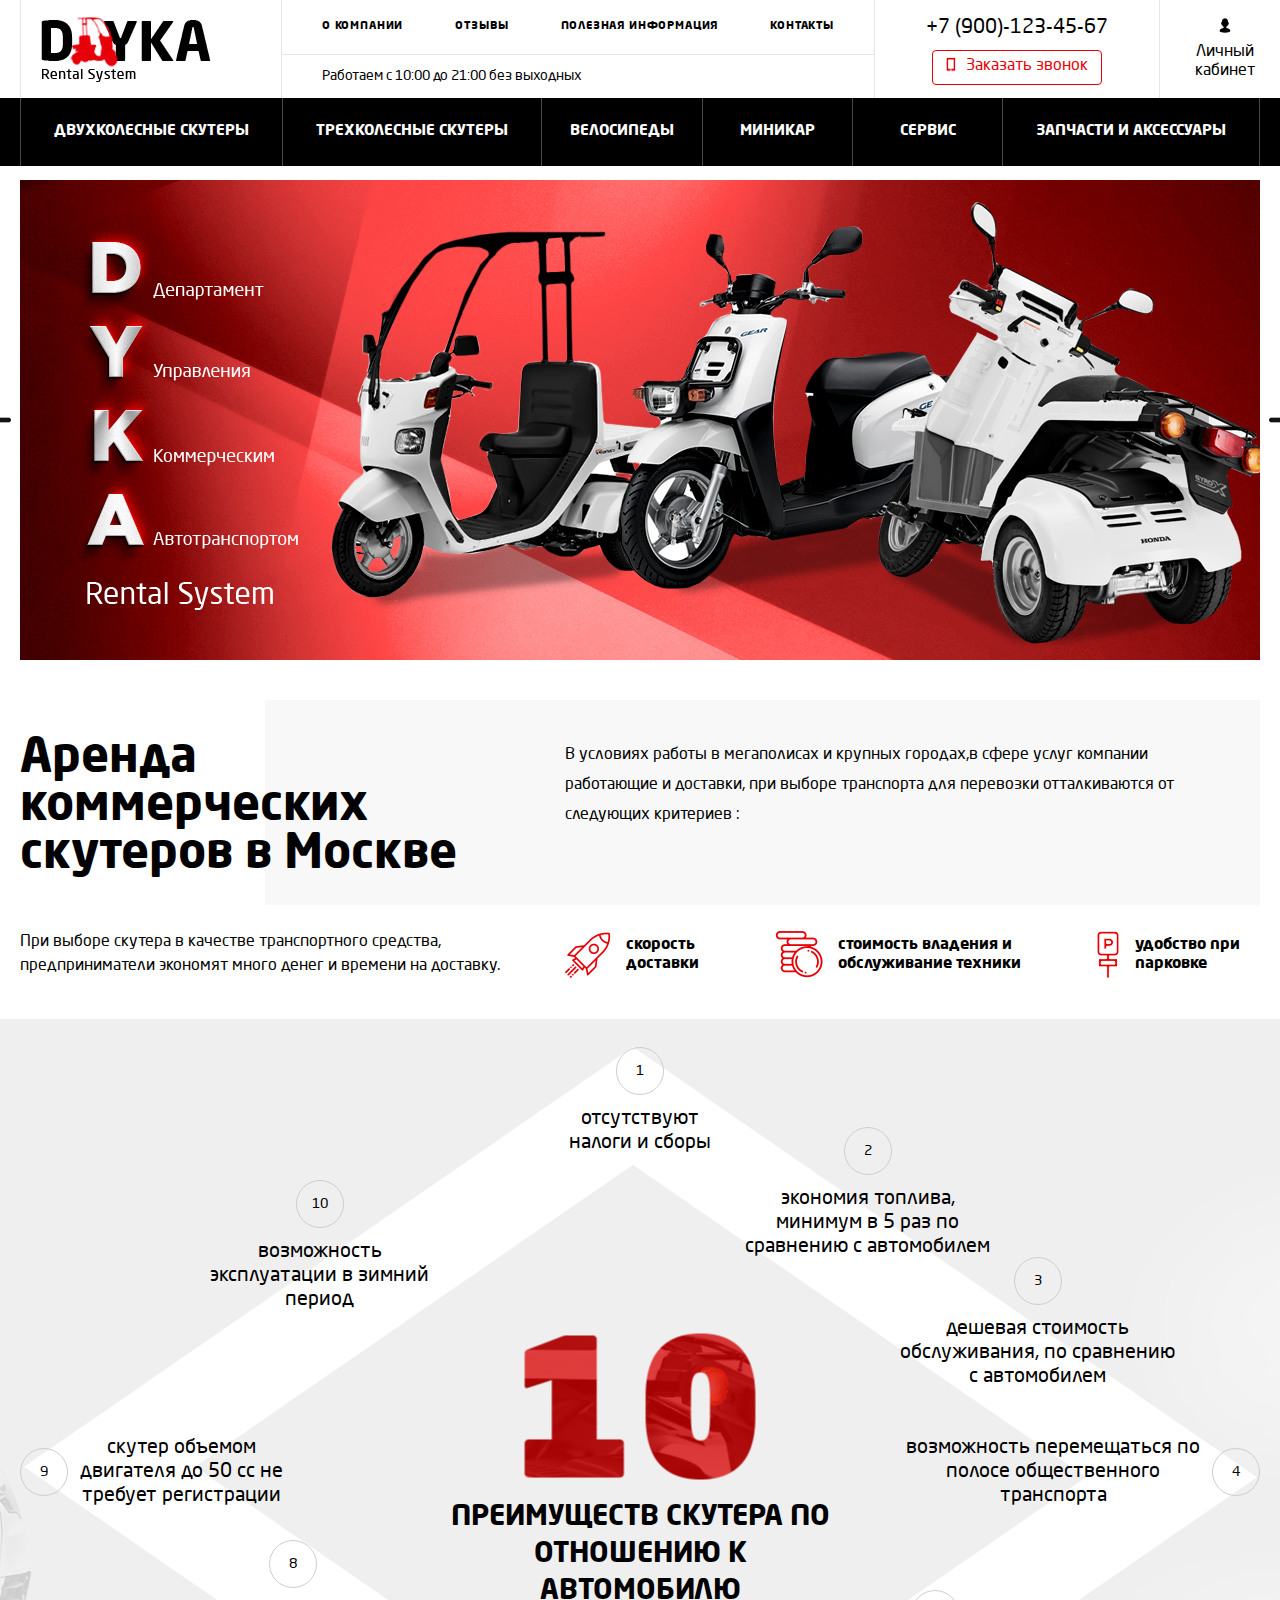
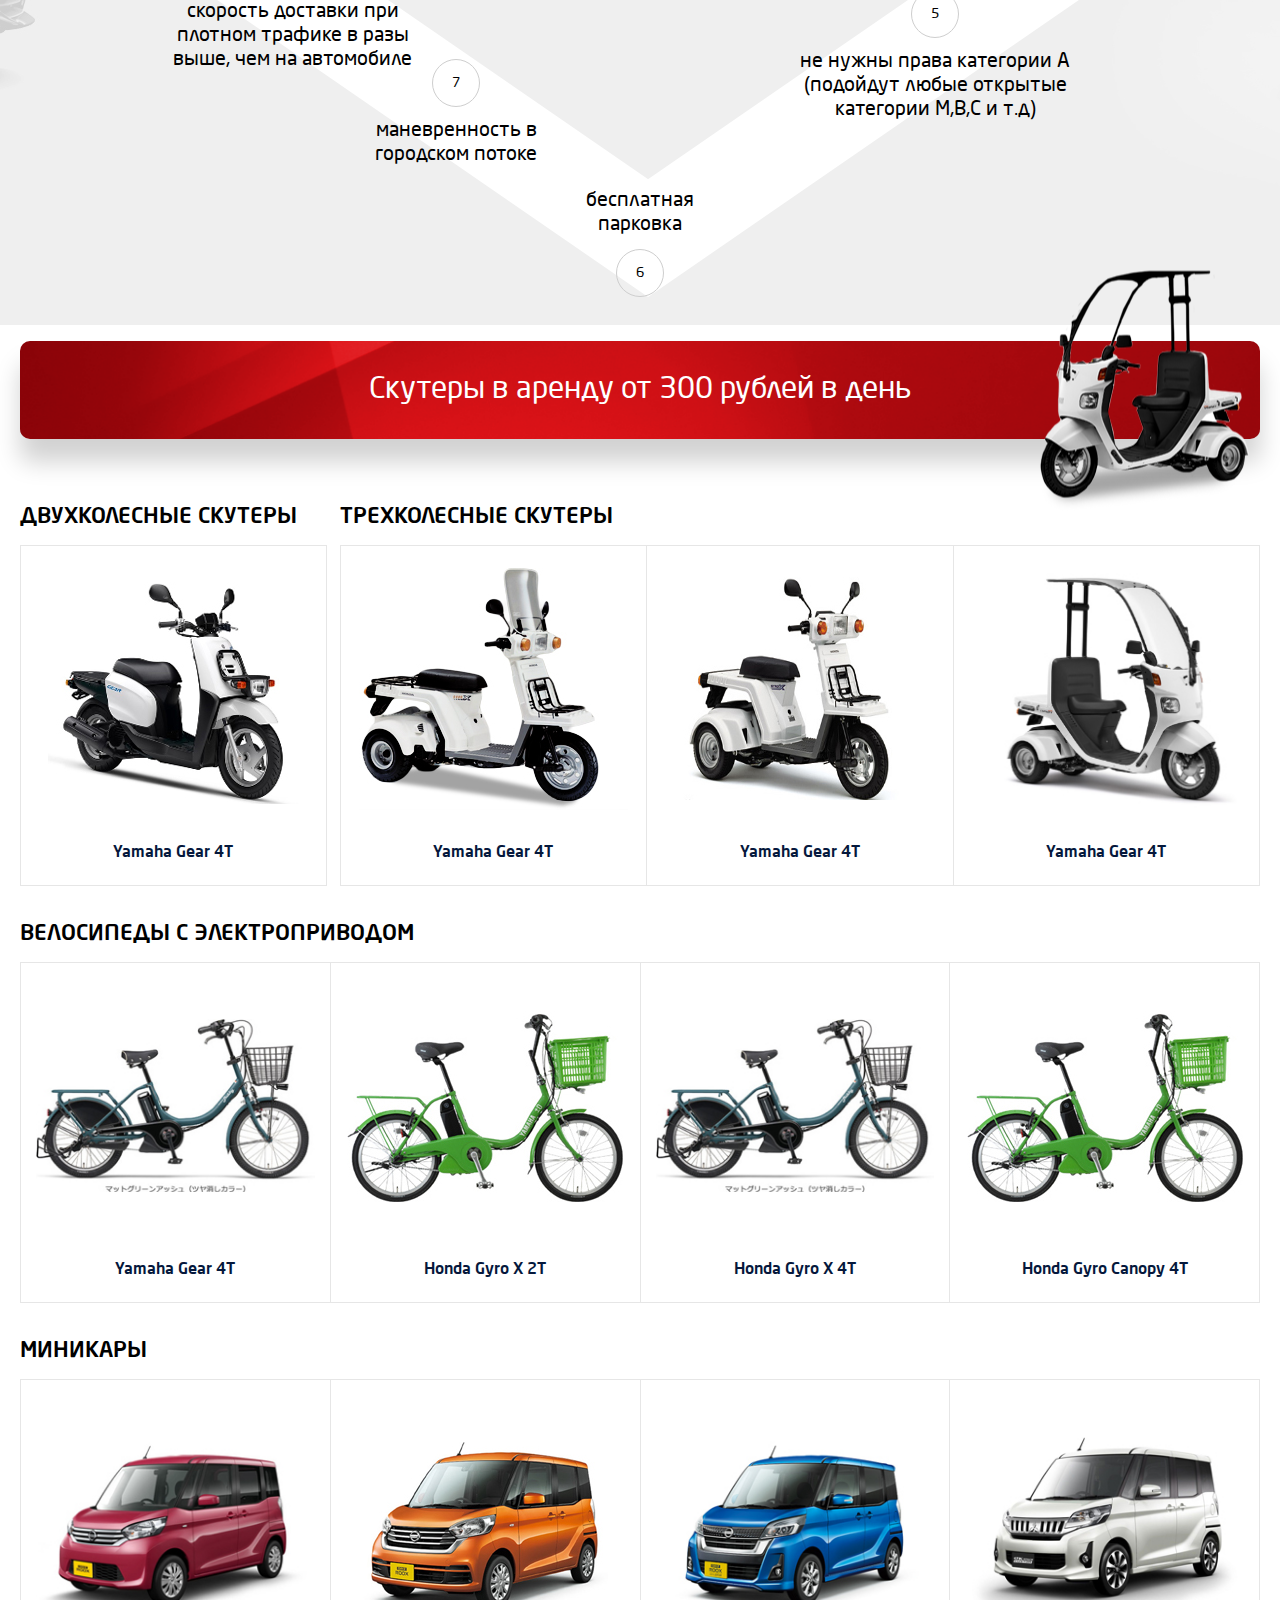
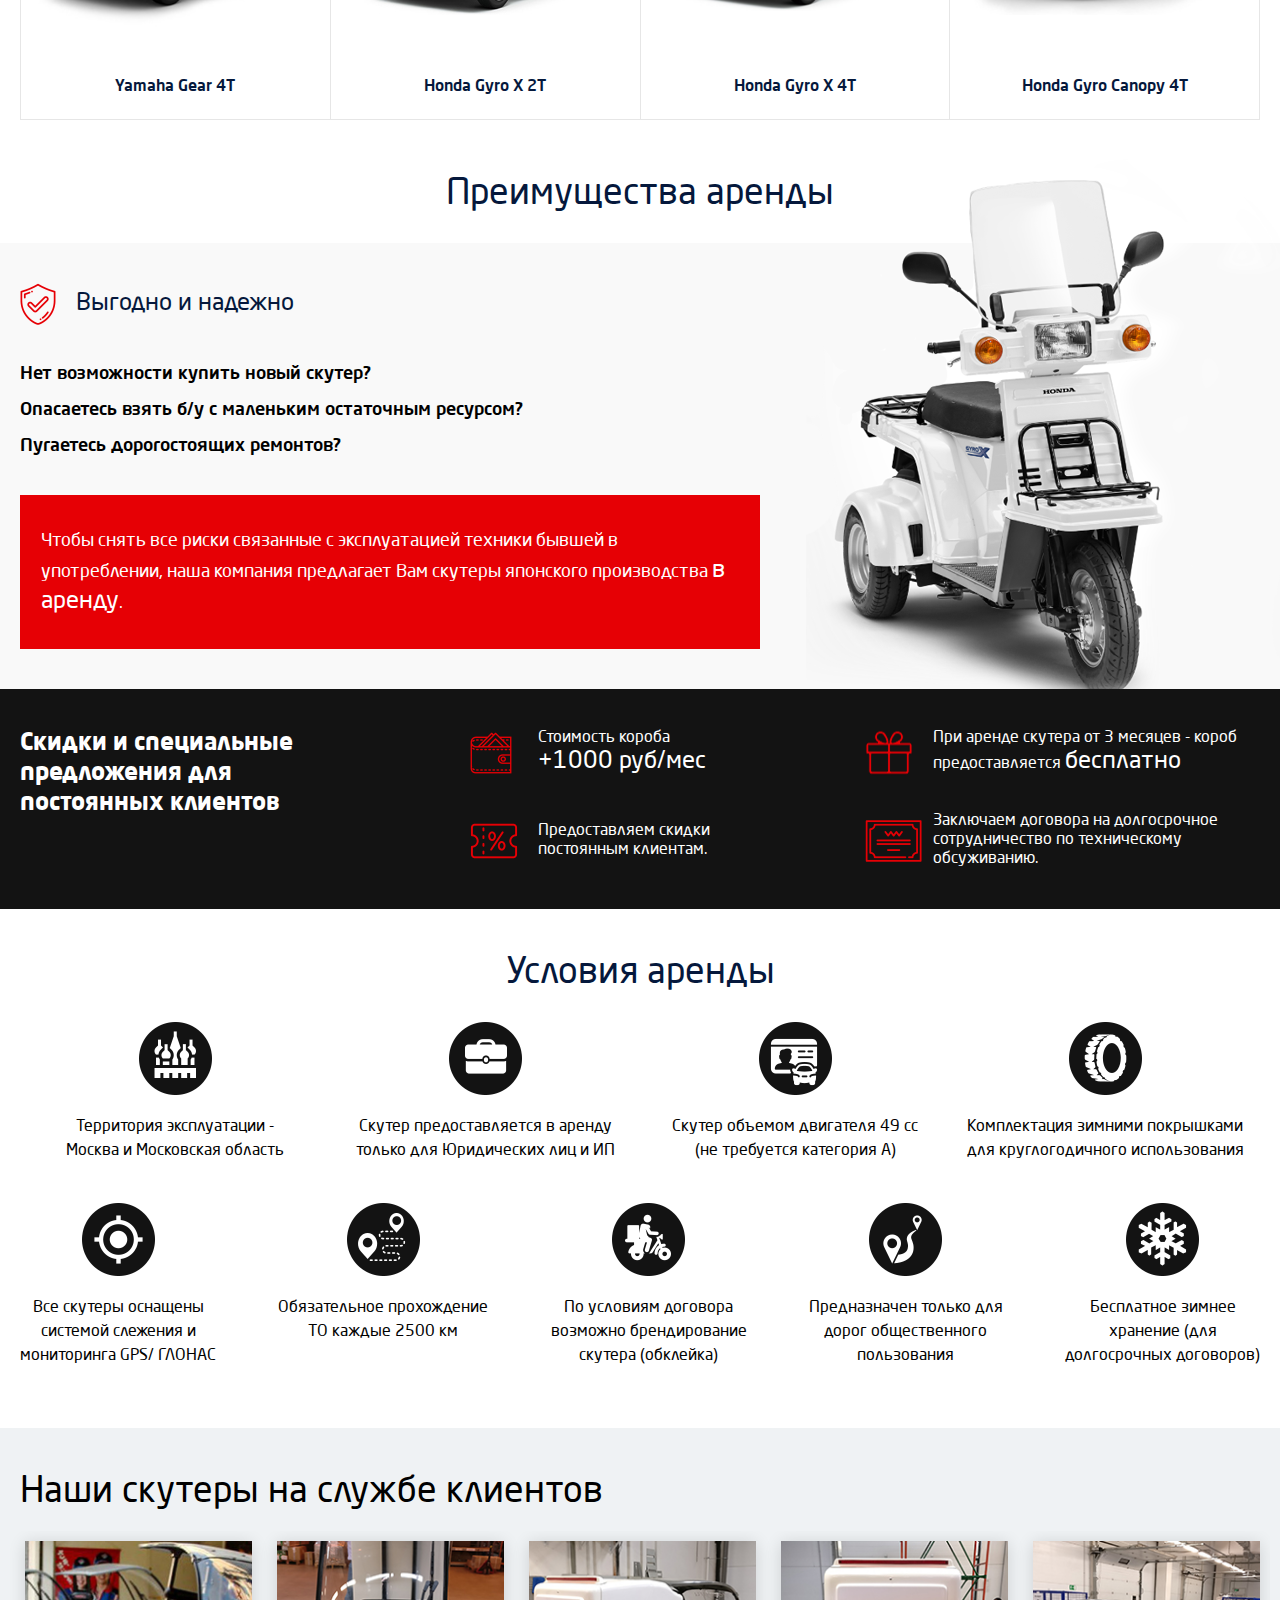
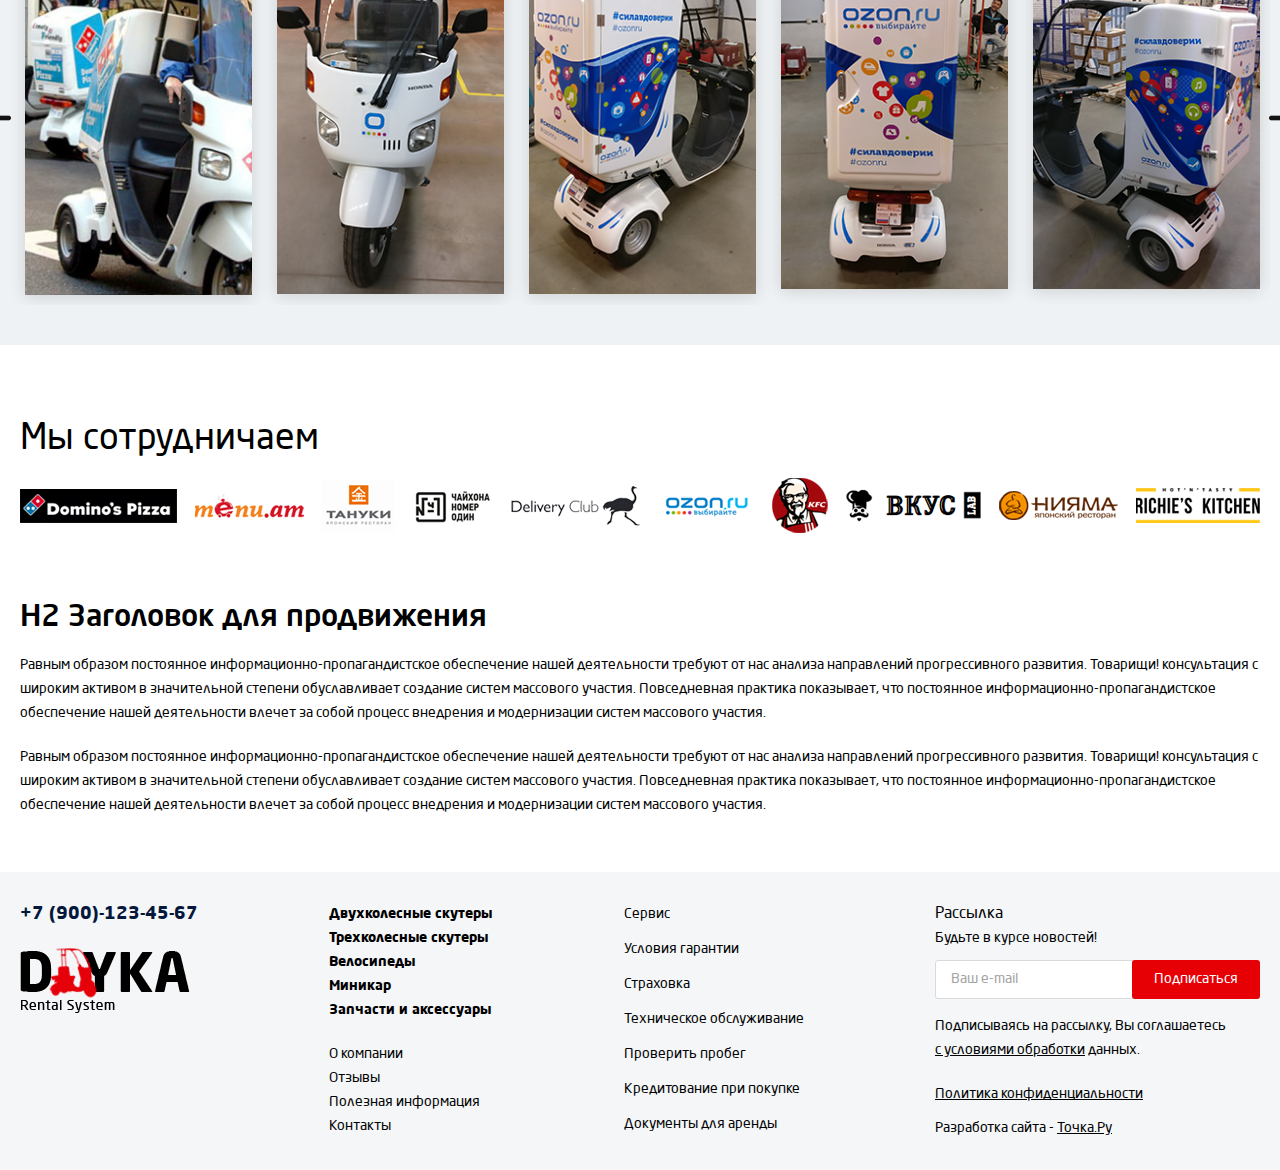
<file: index.html>
<!DOCTYPE html>
<html lang="ru">
	<head>
		<meta http-equiv="Content-Type" content="text/html; charset=utf-8" />
		<!-- Переключение IE в последнию версию, на случай если в настройках пользователя стоит меньшая -->
		<meta http-equiv="X-UA-Compatible" content="IE=edge" />

		<!-- Адаптирование страницы для мобильных устройств -->
		<meta name="viewport" content="width=device-width, initial-scale=1, maximum-scale=1" />

		<!-- Запрет распознования номера телефона -->
		<meta name="format-detection" content="telephone=no" />
		<meta name="SKYPE_TOOLBAR" content ="SKYPE_TOOLBAR_PARSER_COMPATIBLE" />

		<!-- Заголовок страницы -->
		<title>Заголовок страницы</title>

		<!-- Данное значение часто используют(использовали) поисковые системы -->
		<meta name="description" content="" />
		<meta name="keywords" content="" />

		<!-- Традиционная иконка сайта, размер 16x16, прозрачность поддерживается. Рекомендуемый формат: .ico или .png -->
		<link rel="shortcut icon" href="images/favicon.ico" />

		<!-- Подключение файлов стилей -->
		<link rel="stylesheet" href="css/owl.carousel.css" />
		<link rel="stylesheet" href="css/fancybox.css" />
		<link rel="stylesheet" href="css/styles.css" />

		<link rel="stylesheet" href="css/response_1269.css" media="(max-width: 1269px)" />
		<link rel="stylesheet" href="css/response_1023.css" media="(max-width: 1023px)" />
		<link rel="stylesheet" href="css/response_767.css" media="(max-width: 767px)" />
		<link rel="stylesheet" href="css/response_479.css" media="(max-width: 479px)" />
	</head>

	<body>
		<div class="wrap">
			<!-- Шапка -->
			<header>
				<div class="info">
					<div class="cont">
						<div class="logo">
							<a href="/"><img src="images/logo.png" alt="" /></a>
						</div>


						<a href="#" class="mob_menu_link">
							<span></span>
							<span></span>
							<span></span>
						</a>


						<div class="col center">
							<nav class="links">
								<div class="item">
									<a href="/">О КОМПАНИИ</a>
								</div>

								<div class="item">
									<a href="/">ОТЗЫВЫ</a>
								</div>

								<div class="item">
									<a href="/" class="sub_link">ПОЛЕЗНАЯ ИНФОРМАЦИЯ</a>

									<ul class="sub_links">
										<li><a href="/">ПДД НА СКУТЕРЫ ДО 50cc</a></li>
									</ul>
								</div>

								<div class="item">
									<a href="/">КОНТАКТЫ</a>
								</div>
							</nav>

							<div class="time">Работаем с 10:00 до 21:00 без выходных</div>
						</div>


						<div class="contacts">
							<div class="phone">+7 (900)-123-45-67</div>
							<a href="#callback_modal" class="callback_link modal_link">
								<span class="icon"></span>Заказать звонок
							</a>
						</div>


						<div class="lk">
							<a href="/">Личный<br /> кабинет</a>
						</div>
					</div>
				</div>


				<div class="menu">
					<div class="cont">
						<nav>
							<div class="menu_item">
								<a href="/" class="sub_link">ДВУХКОЛЕСНЫЕ СКУТЕРЫ</a>

								<ul class="sub_menu">
									<li><a href="/">Honda Benly 4T</a></li>
									<li><a href="/">Yamaha Gear 4T</a></li>
								</ul>
							</div>

							<div class="menu_item">
								<a href="/" class="sub_link">ТРЕХКОЛЕСНЫЕ СКУТЕРЫ</a>

								<ul class="sub_menu">
									<li><a href="/">Honda Gyro X 2T</a></li>
									<li><a href="/">Honda Gyro X4T</a></li>
									<li><a href="/">Honda Gyro Canopy 2T</a></li>
									<li><a href="/">Honda Gyro Canopy 4T</a></li>
									<li><a href="/">Honda Gyro UP 2T</a></li>
								</ul>
							</div>

							<div class="menu_item">
								<a href="/">ВЕЛОСИПЕДЫ</a>
							</div>

							<div class="menu_item">
								<a href="/">МИНИКАР</a>
							</div>

							<div class="menu_item">
								<a href="/" class="sub_link">СЕРВИС</a>

								<ul class="sub_menu">
									<li><a href="/">Условия гарантии</a></li>
									<li><a href="/">Страховка</a></li>
									<li><a href="/">Техническое обслуживание</a></li>
									<li><a href="/">Проверить пробег</a></li>
									<li><a href="/">Кредитование при покупке</a></li>
									<li><a href="/">Документы для аренды</a></li>
								</ul>
							</div>

							<div class="menu_item">
								<a href="/">ЗАПЧАСТИ И АКСЕССУАРЫ</a>
							</div>
						</nav>
					</div>
				</div>
			</header>
			<!-- End Шапка -->


			<!-- Основная часть -->
			<section class="main_slider">
				<div class="cont">
					<div class="slider owl-carousel">
						<div class="slide">
							<img src="images/main_slider_img.jpg" alt="" />
						</div>

						<div class="slide">
							<img src="images/main_slider_img.jpg" alt="" />
						</div>

						<div class="slide">
							<img src="images/main_slider_img.jpg" alt="" />
						</div>
					</div>
				</div>
			</section>


			<section class="about_block">
				<div class="cont">
					<div class="title left">Аренда коммерческих скутеров в Москве</div>

					<div class="desc right">В условиях работы в мегаполисах и крупных городах,в сфере услуг компании  работающие и доставки, при выборе транспорта для перевозки отталкиваются от следующих критериев :</div>
					<div class="clear"></div>


					<div class="advantages">
						<div class="title left">При выборе скутера в качестве транспортного средства, предприниматели экономят много денег и времени на доставку.</div>

						<div class="grid right">
							<div class="item">
								<div class="icon"><img src="images/ic_advatage1.png" alt="" /></div>
								<div class="name">скорость<br /> доставки</div>
							</div>

							<div class="item">
								<div class="icon"><img src="images/ic_advatage2.png" alt="" /></div>
								<div class="name">стоимость владения и<br /> обслуживание техники</div>
							</div>

							<div class="item">
								<div class="icon"><img src="images/ic_advatage3.png" alt="" /></div>
								<div class="name">удобство при<br /> парковке</div>
							</div>
						</div>
						<div class="clear"></div>
					</div>
				</div>
			</section>


			<section class="advantages_block">
				<div class="cont">
					<div class="items">
						<div class="title">
							<img src="images/ic_advantages_block.png" alt="" />
							Преимуществ скутера по<br /> отношению к<br /> автомобилю
						</div>


						<div class="item item1">отсутствуют<br /> налоги и сборы</div>
						<div class="item item2">экономия топлива,<br /> минимум в 5 раз по<br /> сравнению с автомобилем</div>
						<div class="item item3">дешевая стоимость<br /> обслуживания,  по сравнению<br /> с автомобилем</div>
						<div class="item item4">возможность перемещаться по<br /> полосе общественного<br /> транспорта</div>
						<div class="item item5">не нужны права категории А<br /> (подойдут любые открытые<br /> категории М,В,С  и т.д)</div>
						<div class="item item6">бесплатная<br /> парковка</div>
						<div class="item item7">маневренность в<br /> городском потоке</div>
						<div class="item item8">скорость доставки при<br /> плотном трафике в разы<br /> выше, чем на автомобиле</div>
						<div class="item item9">скутер объемом<br /> двигателя до 50 сс не<br /> требует регистрации</div>
						<div class="item item10">возможность<br /> эксплуатации в зимний<br /> период</div>
					</div>
				</div>
			</section>


			<section class="banner_block">
				<div class="cont">
					<div class="banner">
						Скутеры в аренду от 300 рублей в день
						<img src="images/banner_img.png" alt="" />
					</div>
				</div>
			</section>


			<section class="products">
				<div class="cont">
					<div class="grid_blocks">
						<div class="block oneoffour">
							<div class="block_title">Двухколесные скутеры</div>

							<div class="grid">
								<a href="/" class="product">
									<div class="thumb">
										<img src="images/product_thumb1.jpg" alt="" />
									</div>
									<div class="name">Yamaha Gear 4T</div>
								</a>
							</div>
						</div>


						<div class="block threeoffour">
							<div class="block_title">Трехколесные скутеры</div>

							<div class="grid">
								<a href="/" class="product">
									<div class="thumb">
										<img src="images/product_thumb2.jpg" alt="" />
									</div>
									<div class="name">Yamaha Gear 4T</div>
								</a>

								<a href="/" class="product">
									<div class="thumb">
										<img src="images/product_thumb3.jpg" alt="" />
									</div>
									<div class="name">Yamaha Gear 4T</div>
								</a>

								<a href="/" class="product">
									<div class="thumb">
										<img src="images/product_thumb4.jpg" alt="" />
									</div>
									<div class="name">Yamaha Gear 4T</div>
								</a>
							</div>
						</div>
					</div>


					<div class="block">
						<div class="block_title">Велосипеды с электроприводом</div>

						<div class="grid">
							<a href="/" class="product">
								<div class="thumb">
									<img src="images/product_thumb5.jpg" alt="" />
								</div>
								<div class="name">Yamaha Gear 4T</div>
							</a>

							<a href="/" class="product">
								<div class="thumb">
									<img src="images/product_thumb6.jpg" alt="" />
								</div>
								<div class="name">Honda Gyro X 2T</div>
							</a>

							<a href="/" class="product">
								<div class="thumb">
									<img src="images/product_thumb5.jpg" alt="" />
								</div>
								<div class="name">Honda Gyro X 4T</div>
							</a>

							<a href="/" class="product">
								<div class="thumb">
									<img src="images/product_thumb6.jpg" alt="" />
								</div>
								<div class="name">Honda Gyro Canopy 4T</div>
							</a>
						</div>
					</div>


					<div class="block">
						<div class="block_title">Миникары</div>

						<div class="grid">
							<a href="/" class="product">
								<div class="thumb">
									<img src="images/product_thumb7.jpg" alt="" />
								</div>
								<div class="name">Yamaha Gear 4T</div>
							</a>

							<a href="/" class="product">
								<div class="thumb">
									<img src="images/product_thumb8.jpg" alt="" />
								</div>
								<div class="name">Honda Gyro X 2T</div>
							</a>

							<a href="/" class="product">
								<div class="thumb">
									<img src="images/product_thumb9.jpg" alt="" />
								</div>
								<div class="name">Honda Gyro X 4T</div>
							</a>

							<a href="/" class="product">
								<div class="thumb">
									<img src="images/product_thumb10.jpg" alt="" />
								</div>
								<div class="name">Honda Gyro Canopy 4T</div>
							</a>
						</div>
					</div>
				</div>
			</section>


			<section class="rent_advantages">
				<div class="cont">
					<div class="block_title">Преимущества аренды</div>
				</div>


				<div class="data">
					<div class="cont">
						<div class="col left">
							<div class="title">Выгодно и надежно</div>

							<div class="desc">Нет возможности купить новый скутер?<br /> Опасаетесь взять б/у с маленьким остаточным ресурсом?<br /> Пугаетесь дорогостоящих ремонтов?</div>

							<div class="info">Чтобы снять все риски связанные с эксплуатацией техники бывшей в употреблении, наша компания предлагает Вам скутеры японского производства <span>в аренду</span>.</div>
						</div>
						<div class="clear"></div>

						<img src="images/rent_advantages_img.png" alt="" />
					</div>
				</div>


				<div class="bottom">
					<div class="cont">
						<div class="title left">Скидки и специальные предложения для постоянных клиентов</div>

						<div class="grid right">
							<div class="item">
								<div class="icon"><img src="images/ic_rent_advantages1.png" alt="" /></div>
								<div class="name">Стоимость короба<br /> <span>+1000 руб/мес</span></div>
							</div>

							<div class="item">
								<div class="icon"><img src="images/ic_rent_advantages2.png" alt="" /></div>
								<div class="name">При аренде скутера от 3 месяцев - короб<br /> предоставляется <span>бесплатно</span></div>
							</div>

							<div class="item">
								<div class="icon"><img src="images/ic_rent_advantages3.png" alt="" /></div>
								<div class="name">Предоставляем скидки<br /> постоянным клиентам.</div>
							</div>

							<div class="item">
								<div class="icon"><img src="images/ic_rent_advantages4.png" alt="" /></div>
								<div class="name">Заключаем договора на долгосрочное<br /> сотрудничество по техническому обсуживанию.</div>
							</div>
						</div>
						<div class="clear"></div>
					</div>
				</div>
			</section>


			<section class="terms_rent">
				<div class="cont">
					<div class="block_title">Условия аренды</div>

					<div class="grid">
						<div class="item">
							<div class="icon"><img src="images/ic_terms_rent1.png" alt="" /></div>
							<div class="name">Территория эксплуатации -<br /> Москва и Московская область</div>
						</div>

						<div class="item">
							<div class="icon"><img src="images/ic_terms_rent2.png" alt="" /></div>
							<div class="name">Скутер предоставляется в аренду<br /> только для Юридических лиц и ИП</div>
						</div>

						<div class="item">
							<div class="icon"><img src="images/ic_terms_rent3.png" alt="" /></div>
							<div class="name">Скутер объемом двигателя 49 сс<br /> (не требуется категория А)</div>
						</div>

						<div class="item">
							<div class="icon"><img src="images/ic_terms_rent4.png" alt="" /></div>
							<div class="name">Комплектация зимними покрышками<br /> для круглогодичного использования</div>
						</div>

						<div class="item">
							<div class="icon"><img src="images/ic_terms_rent5.png" alt="" /></div>
							<div class="name">Все скутеры оснащены<br /> системой слежения и<br /> мониторинга GPS/ ГЛОНАС</div>
						</div>

						<div class="item">
							<div class="icon"><img src="images/ic_terms_rent6.png" alt="" /></div>
							<div class="name">Обязательное прохождение<br /> ТО каждые 2500 км</div>
						</div>

						<div class="item">
							<div class="icon"><img src="images/ic_terms_rent7.png" alt="" /></div>
							<div class="name">По условиям договора<br /> возможно брендирование<br /> скутера (обклейка)</div>
						</div>

						<div class="item">
							<div class="icon"><img src="images/ic_terms_rent8.png" alt="" /></div>
							<div class="name">Предназначен только для<br /> дорог общественного<br /> пользования</div>
						</div>

						<div class="item">
							<div class="icon"><img src="images/ic_terms_rent9.png" alt="" /></div>
							<div class="name">Бесплатное зимнее<br /> хранение (для<br /> долгосрочных договоров)</div>
						</div>
					</div>
				</div>
			</section>


			<section class="gallery">
				<div class="cont">
					<div class="block_title">Наши скутеры на службе клиентов</div>

					<div class="slider owl-carousel">
						<div class="slide">
							<a href="images/gallery_thumb1.jpg" class="fancy_img" data-fancybox="gallery">
								<img src="images/gallery_thumb1.jpg" alt="" />
							</a>
						</div>

						<div class="slide">
							<a href="images/gallery_thumb2.jpg" class="fancy_img" data-fancybox="gallery">
								<img src="images/gallery_thumb2.jpg" alt="" />
							</a>
						</div>

						<div class="slide">
							<a href="images/gallery_thumb3.jpg" class="fancy_img" data-fancybox="gallery">
								<img src="images/gallery_thumb3.jpg" alt="" />
							</a>
						</div>

						<div class="slide">
							<a href="images/gallery_thumb4.jpg" class="fancy_img" data-fancybox="gallery">
								<img src="images/gallery_thumb4.jpg" alt="" />
							</a>
						</div>

						<div class="slide">
							<a href="images/gallery_thumb5.jpg" class="fancy_img" data-fancybox="gallery">
								<img src="images/gallery_thumb5.jpg" alt="" />
							</a>
						</div>

						<div class="slide">
							<a href="images/gallery_thumb1.jpg" class="fancy_img" data-fancybox="gallery">
								<img src="images/gallery_thumb1.jpg" alt="" />
							</a>
						</div>

						<div class="slide">
							<a href="images/gallery_thumb2.jpg" class="fancy_img" data-fancybox="gallery">
								<img src="images/gallery_thumb2.jpg" alt="" />
							</a>
						</div>

						<div class="slide">
							<a href="images/gallery_thumb3.jpg" class="fancy_img" data-fancybox="gallery">
								<img src="images/gallery_thumb3.jpg" alt="" />
							</a>
						</div>

						<div class="slide">
							<a href="images/gallery_thumb4.jpg" class="fancy_img" data-fancybox="gallery">
								<img src="images/gallery_thumb4.jpg" alt="" />
							</a>
						</div>

						<div class="slide">
							<a href="images/gallery_thumb5.jpg" class="fancy_img" data-fancybox="gallery">
								<img src="images/gallery_thumb5.jpg" alt="" />
							</a>
						</div>
					</div>
				</div>
			</section>


			<section class="bottom_block">
				<div class="cont">
					<div class="partners">
						<div class="block_title">Мы сотрудничаем</div>

						<div class="grid">
							<img src="images/partner_logo1.png" alt="" />
							<img src="images/partner_logo2.png" alt="" />
							<img src="images/partner_logo3.png" alt="" />
							<img src="images/partner_logo4.png" alt="" />
							<img src="images/partner_logo5.png" alt="" />
							<img src="images/partner_logo6.png" alt="" />
							<img src="images/partner_logo7.png" alt="" />
							<img src="images/partner_logo8.png" alt="" />
							<img src="images/partner_logo9.png" alt="" />
							<img src="images/partner_logo10.png" alt="" />
						</div>
					</div>


					<div class="text_block">
						<h2>Н2 Заголовок для продвижения</h2>

						<p>
							Равным образом постоянное информационно-пропагандистское обеспечение нашей деятельности требуют от нас анализа направлений прогрессивного развития. Товарищи! консультация с широким активом в значительной степени обуславливает создание систем массового участия. Повседневная практика показывает, что постоянное информационно-пропагандистское обеспечение нашей деятельности влечет за собой процесс внедрения и модернизации систем массового участия.
						</p>

						<p>
							Равным образом постоянное информационно-пропагандистское обеспечение нашей деятельности требуют от нас анализа направлений прогрессивного развития. Товарищи! консультация с широким активом в значительной степени обуславливает создание систем массового участия. Повседневная практика показывает, что постоянное информационно-пропагандистское обеспечение нашей деятельности влечет за собой процесс внедрения и модернизации систем массового участия.
						</p>
					</div>
				</div>
			</section>
			<!-- End Основная часть -->


			<!-- Подвал -->
			<footer>
				<div class="cont">
					<div class="col left">
						<div class="phone">+7 (900)-123-45-67</div>

						<div class="logo">
							<img src="images/logo.png" alt="" />
						</div>
					</div>


					<div class="links">
						<ul>
							<li><a href="/"><b>Двухколесные скутеры</b></a></li>
							<li><a href="/"><b>Трехколесные скутеры</b></a></li>
							<li><a href="/"><b>Велосипеды</b></a></li>
							<li><a href="/"><b>Миникар</b></a></li>
							<li><a href="/"><b>Запчасти и аксессуары</b></a></li>
						</ul>

						<ul>
							<li><a href="/">О компании</a></li>
							<li><a href="/">Отзывы</a></li>
							<li><a href="/">Полезная информация</a></li>
							<li><a href="/">Контакты</a></li>
						</ul>
					</div>


					<div class="links">
						<ul>
							<li><a href="/">Сервис</a></li>
							<li><a href="/">Условия гарантии</a></li>
							<li><a href="/">Страховка</a></li>
							<li><a href="/">Техническое обслуживание</a></li>
							<li><a href="/">Проверить пробег</a></li>
							<li><a href="/">Кредитование при покупке</a></li>
							<li><a href="/">Документы для аренды</a></li>
						</ul>
					</div>


					<div class="col right">
						<div class="subscribe">
							<div class="title"><span>Рассылка</span><br /> Будьте в курсе новостей!</div>

							<form action="">
								<input type="email" name="" value="" class="input left" placeholder="Ваш e-mail" />
								<button type="submit" class="submit_btn left">Подписаться</button>
								<div class="clear"></div>
							</form>

							<div class="success">Вы успешно подписались на рассылку.</div>

							<div class="agree">Подписываясь на рассылку, Вы соглашаетесь<br /> <a href="/">с условиями обработки</a> данных.</div>
						</div>


						<div><a href="/">Политика конфиденциальности</a></div>

						<div class="creator">Разработка сайта - <a href="/" target="_blank" rel="noopener">Точка.Ру</a></div>
					</div>
				</div>
			</footer>
			<!-- End Подвал -->
		</div>


		<div class="buttonUp">
			<a href="#top"></a>
		</div>


		<div class="modal" id="callback_modal">
			<div class="modal_title">Заказать звонок</div>

			<form action="" class="form custom_submit">
				<div class="line">
					<div class="field">
						<input type="text" name="" value="" class="input" placeholder="Имя" />
					</div>
				</div>

				<div class="line">
					<div class="field">
						<input type="tel" name="" value="" class="input" placeholder="Телефон" />
					</div>
				</div>


				<div class="line agree">
					<input type="checkbox" name="agree" id="agree_check2">
					<label for="agree_check2">С <a href="/">условиями обработки данных</a> ознакомлен и согласен</label>
				</div>


				<div class="submit">
					<button type="submit" class="submit_btn">Отправить</button>
				</div>
			</form>
		</div>


		<div class="modal" id="success_modal">
			<div class="modal_title">Спасибо!</div>

			<div class="text">Наш менеджер свяжется с Вами в ближайшее время.</div>
		</div>


		<!-- Подключение javascript файлов -->
		<script src="js/jquery-3.1.1.min.js"></script>
		<script src="js/jquery-migrate-1.4.1.min.js"></script>
		<script src="js/owl.carousel.min.js"></script>
		<script src="js/fancybox.min.js"></script>
		<script src="js/maskedinput.min.js"></script>
		<script src="js/scripts.js"></script>
	</body>
</html>
</file>
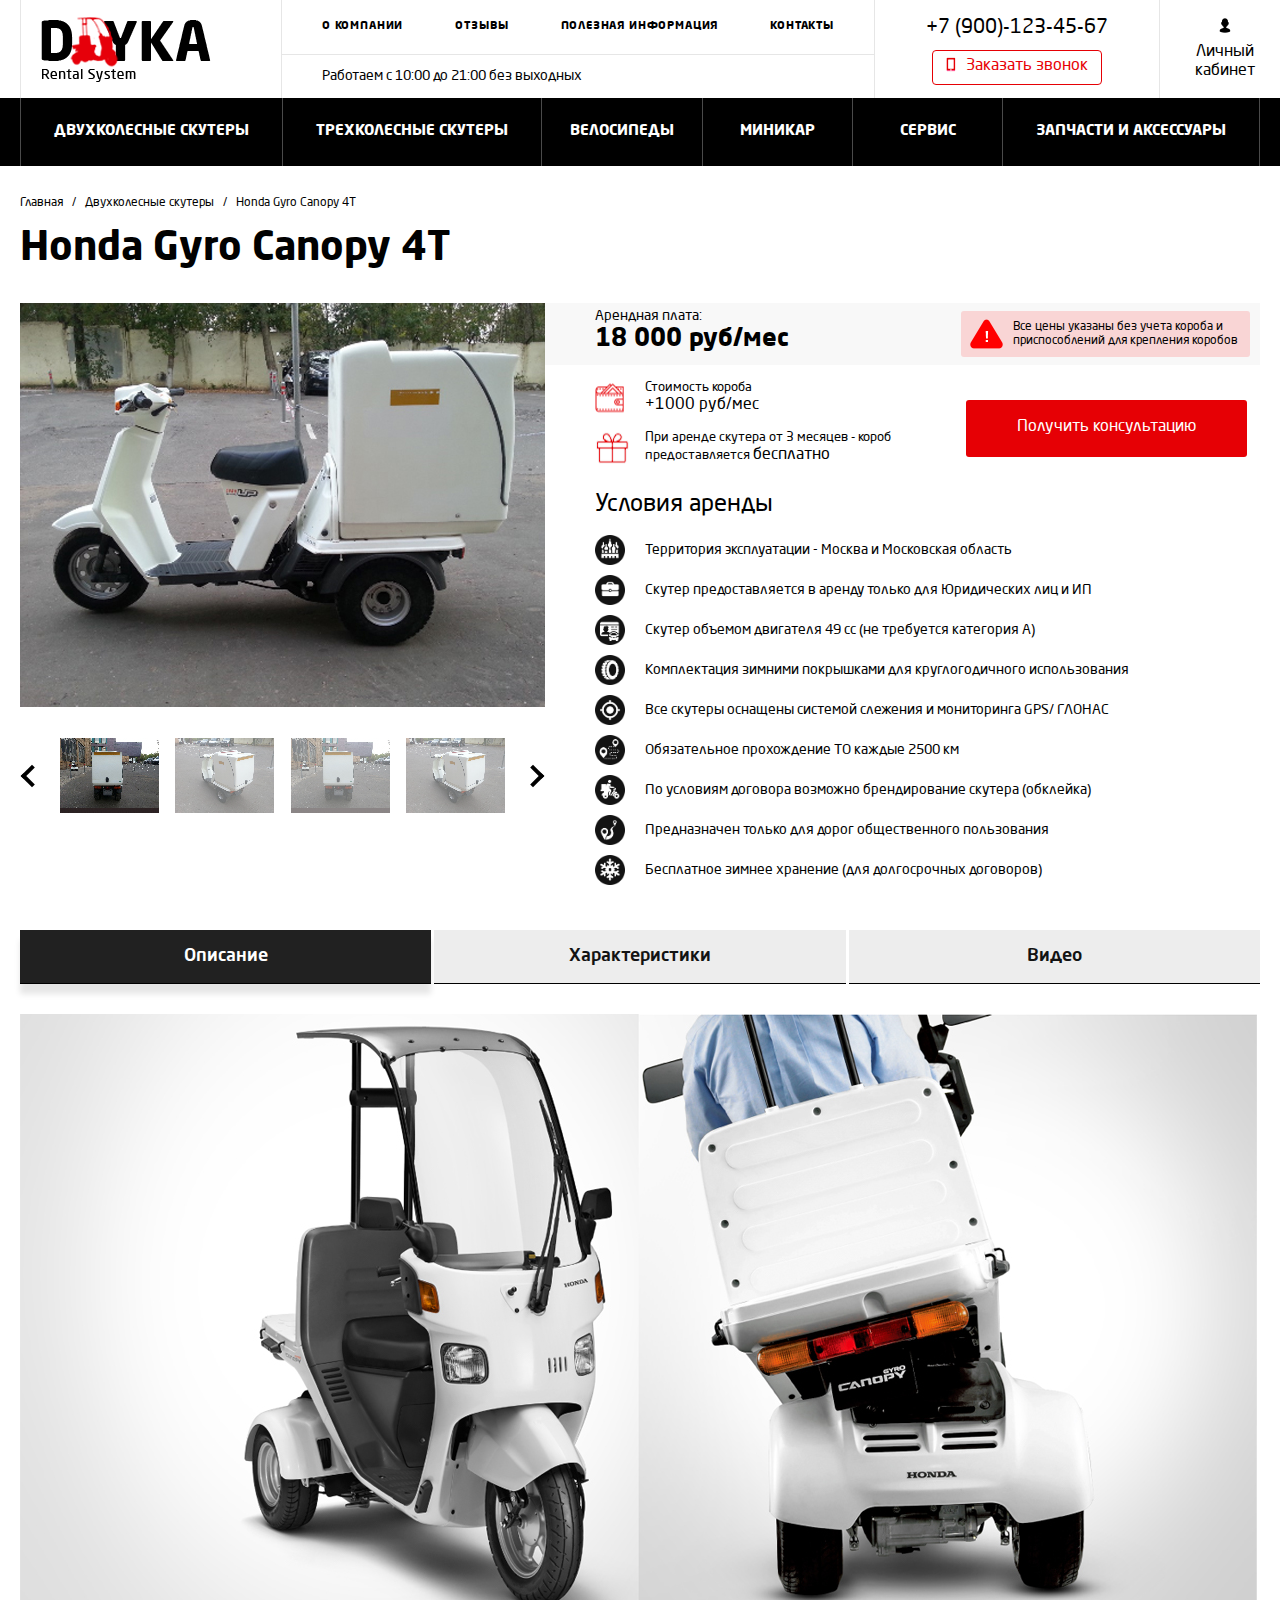
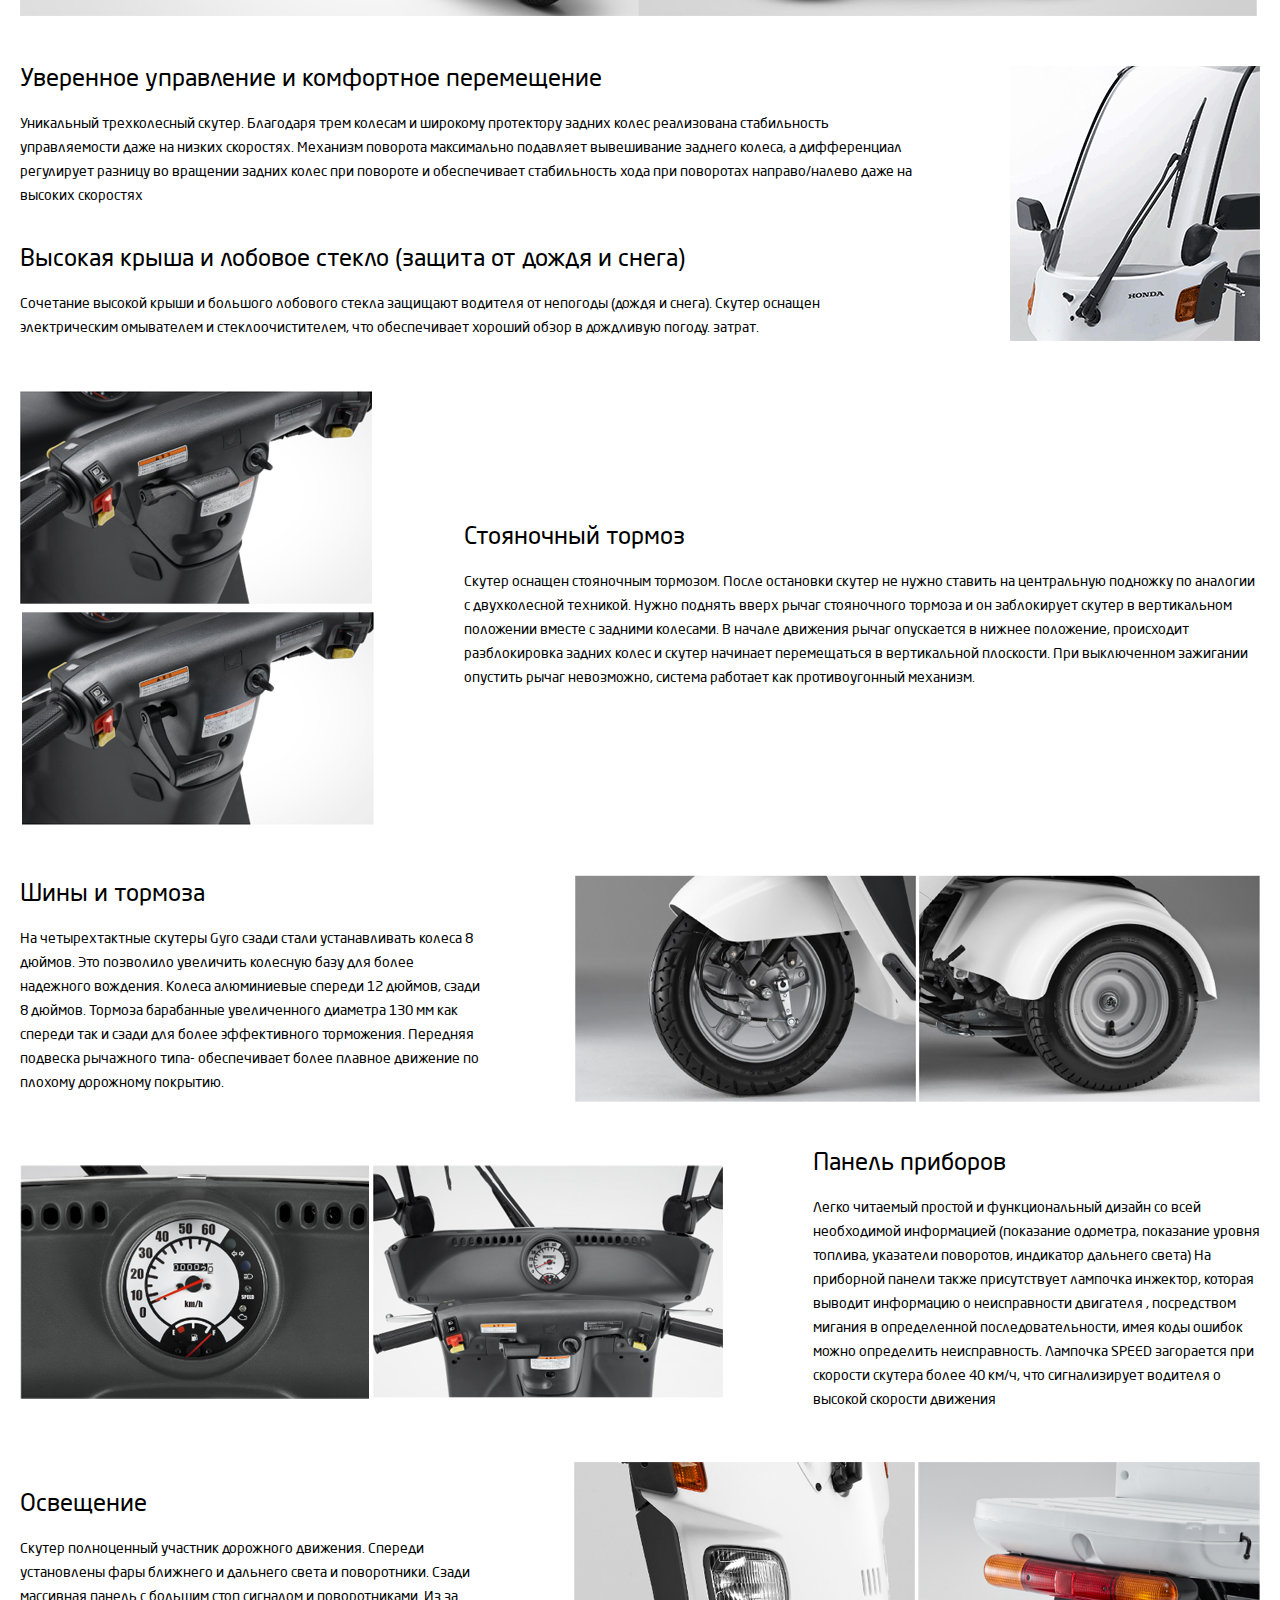
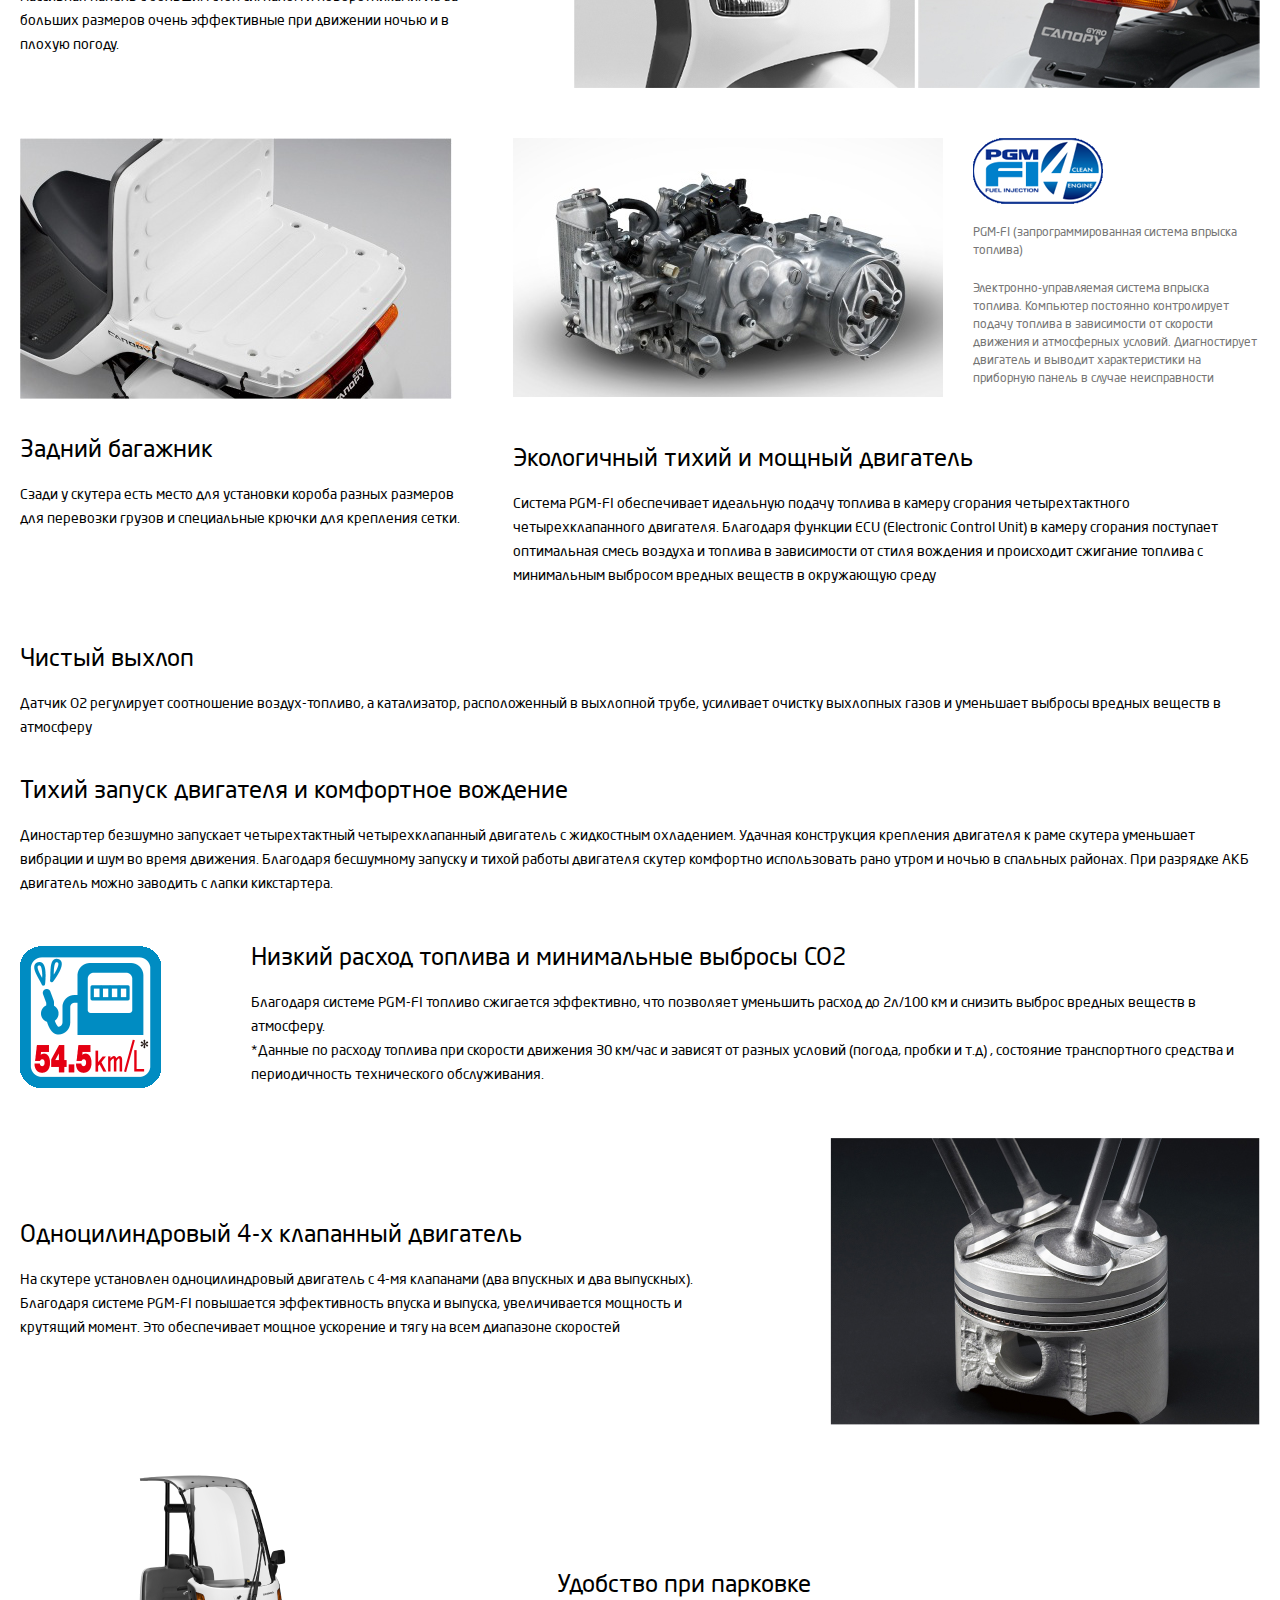
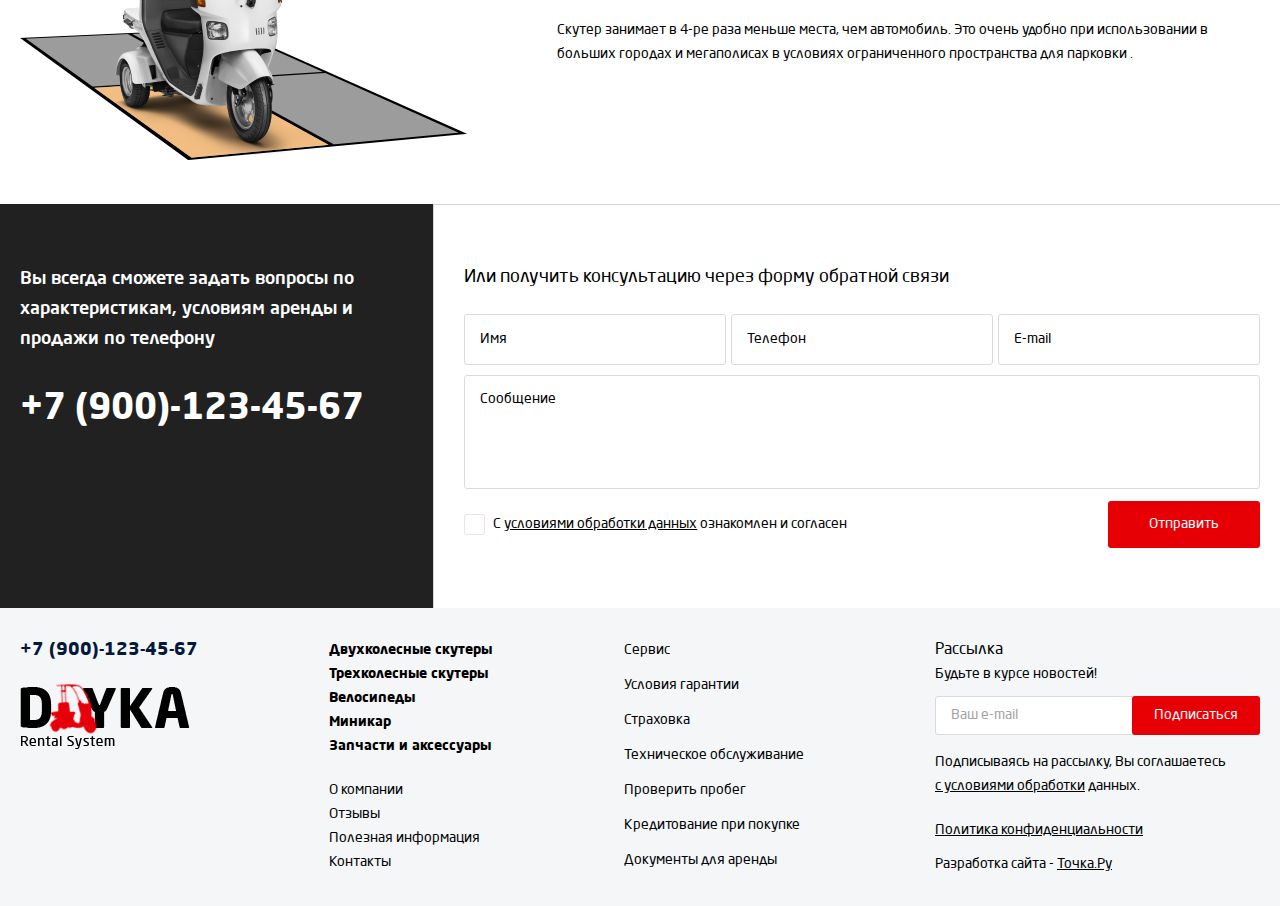
<file: product.html>
<!DOCTYPE html>
<html lang="ru">
	<head>
		<meta http-equiv="Content-Type" content="text/html; charset=utf-8" />
		<!-- Переключение IE в последнию версию, на случай если в настройках пользователя стоит меньшая -->
		<meta http-equiv="X-UA-Compatible" content="IE=edge" />

		<!-- Адаптирование страницы для мобильных устройств -->
		<meta name="viewport" content="width=device-width, initial-scale=1, maximum-scale=1" />

		<!-- Запрет распознования номера телефона -->
		<meta name="format-detection" content="telephone=no" />
		<meta name="SKYPE_TOOLBAR" content ="SKYPE_TOOLBAR_PARSER_COMPATIBLE" />

		<!-- Заголовок страницы -->
		<title>Заголовок страницы</title>

		<!-- Данное значение часто используют(использовали) поисковые системы -->
		<meta name="description" content="" />
		<meta name="keywords" content="" />

		<!-- Традиционная иконка сайта, размер 16x16, прозрачность поддерживается. Рекомендуемый формат: .ico или .png -->
		<link rel="shortcut icon" href="images/favicon.ico" />

		<!-- Подключение файлов стилей -->
		<link rel="stylesheet" href="css/owl.carousel.css" />
		<link rel="stylesheet" href="css/fancybox.css" />
		<link rel="stylesheet" href="css/styles.css" />

		<link rel="stylesheet" href="css/response_1269.css" media="(max-width: 1269px)" />
		<link rel="stylesheet" href="css/response_1023.css" media="(max-width: 1023px)" />
		<link rel="stylesheet" href="css/response_767.css" media="(max-width: 767px)" />
		<link rel="stylesheet" href="css/response_479.css" media="(max-width: 479px)" />
	</head>

	<body>
		<div class="wrap">
			<!-- Шапка -->
			<header>
				<div class="info">
					<div class="cont">
						<div class="logo">
							<a href="/"><img src="images/logo.png" alt="" /></a>
						</div>


						<a href="#" class="mob_menu_link">
							<span></span>
							<span></span>
							<span></span>
						</a>


						<div class="col center">
							<nav class="links">
								<div class="item">
									<a href="/">О КОМПАНИИ</a>
								</div>

								<div class="item">
									<a href="/">ОТЗЫВЫ</a>
								</div>

								<div class="item">
									<a href="/" class="sub_link">ПОЛЕЗНАЯ ИНФОРМАЦИЯ</a>

									<ul class="sub_links">
										<li><a href="/">ПДД НА СКУТЕРЫ ДО 50cc</a></li>
									</ul>
								</div>

								<div class="item">
									<a href="/">КОНТАКТЫ</a>
								</div>
							</nav>

							<div class="time">Работаем с 10:00 до 21:00 без выходных</div>
						</div>


						<div class="contacts">
							<div class="phone">+7 (900)-123-45-67</div>
							<a href="#callback_modal" class="callback_link modal_link">
								<span class="icon"></span>Заказать звонок
							</a>
						</div>


						<div class="lk">
							<a href="/">Личный<br /> кабинет</a>
						</div>
					</div>
				</div>


				<div class="menu">
					<div class="cont">
						<nav>
							<div class="menu_item">
								<a href="/" class="sub_link">ДВУХКОЛЕСНЫЕ СКУТЕРЫ</a>

								<ul class="sub_menu">
									<li><a href="/">Honda Benly 4T</a></li>
									<li><a href="/">Yamaha Gear 4T</a></li>
								</ul>
							</div>

							<div class="menu_item">
								<a href="/" class="sub_link">ТРЕХКОЛЕСНЫЕ СКУТЕРЫ</a>

								<ul class="sub_menu">
									<li><a href="/">Honda Gyro X 2T</a></li>
									<li><a href="/">Honda Gyro X4T</a></li>
									<li><a href="/">Honda Gyro Canopy 2T</a></li>
									<li><a href="/">Honda Gyro Canopy 4T</a></li>
									<li><a href="/">Honda Gyro UP 2T</a></li>
								</ul>
							</div>

							<div class="menu_item">
								<a href="/">ВЕЛОСИПЕДЫ</a>
							</div>

							<div class="menu_item">
								<a href="/">МИНИКАР</a>
							</div>

							<div class="menu_item">
								<a href="/" class="sub_link">СЕРВИС</a>

								<ul class="sub_menu">
									<li><a href="/">Условия гарантии</a></li>
									<li><a href="/">Страховка</a></li>
									<li><a href="/">Техническое обслуживание</a></li>
									<li><a href="/">Проверить пробег</a></li>
									<li><a href="/">Кредитование при покупке</a></li>
									<li><a href="/">Документы для аренды</a></li>
								</ul>
							</div>

							<div class="menu_item">
								<a href="/">ЗАПЧАСТИ И АКСЕССУАРЫ</a>
							</div>
						</nav>
					</div>
				</div>
			</header>
			<!-- End Шапка -->


			<!-- Основная часть -->
			<section class="page_content">
				<div class="cont">
					<div class="breadcrumbs">
						<a href="/">Главная</a> <span class="sep">/</span> 
						<a href="/">Двухколесные скутеры</a> <span class="sep">/</span> 
						Honda Gyro Canopy 4T
					</div>

					<h1 class="page_title">Honda Gyro Canopy 4T</h1>


					<section class="product_info">
						<div class="images left">
							<div class="big">
								<div class="slider owl-carousel">
									<div class="slide">
										<a href="images/product_img.jpg" class="fancy_img" data-fancybox="product_info">
											<img src="images/product_img.jpg" alt="" />
										</a>
									</div>

									<div class="slide">
										<a href="images/product_img.jpg" class="fancy_img" data-fancybox="product_info">
											<img src="images/product_img.jpg" alt="" />
										</a>
									</div>

									<div class="slide">
										<a href="images/product_img.jpg" class="fancy_img" data-fancybox="product_info">
											<img src="images/product_img.jpg" alt="" />
										</a>
									</div>

									<div class="slide">
										<a href="images/product_img.jpg" class="fancy_img" data-fancybox="product_info">
											<img src="images/product_img.jpg" alt="" />
										</a>
									</div>

									<div class="slide">
										<a href="images/product_img.jpg" class="fancy_img" data-fancybox="product_info">
											<img src="images/product_img.jpg" alt="" />
										</a>
									</div>

									<div class="slide">
										<a href="images/product_img.jpg" class="fancy_img" data-fancybox="product_info">
											<img src="images/product_img.jpg" alt="" />
										</a>
									</div>

									<div class="slide">
										<a href="images/product_img.jpg" class="fancy_img" data-fancybox="product_info">
											<img src="images/product_img.jpg" alt="" />
										</a>
									</div>

									<div class="slide">
										<a href="images/product_img.jpg" class="fancy_img" data-fancybox="product_info">
											<img src="images/product_img.jpg" alt="" />
										</a>
									</div>
								</div>
							</div>


							<div class="thumbs">
								<div class="slider owl-carousel">
									<div class="slide">
										<a href="" class="active" data-slide-index="0">
											<img src="images/product_info_thumb1.jpg" alt="" />
										</a>
									</div>

									<div class="slide">
										<a href="" data-slide-index="1">
											<img src="images/product_info_thumb2.jpg" alt="" />
										</a>
									</div>

									<div class="slide">
										<a href="" data-slide-index="2">
											<img src="images/product_info_thumb3.jpg" alt="" />
										</a>
									</div>

									<div class="slide">
										<a href="" data-slide-index="3">
											<img src="images/product_info_thumb4.jpg" alt="" />
										</a>
									</div>

									<div class="slide">
										<a href="" data-slide-index="4">
											<img src="images/product_info_thumb1.jpg" alt="" />
										</a>
									</div>

									<div class="slide">
										<a href="" data-slide-index="5">
											<img src="images/product_info_thumb2.jpg" alt="" />
										</a>
									</div>

									<div class="slide">
										<a href="" data-slide-index="6">
											<img src="images/product_info_thumb3.jpg" alt="" />
										</a>
									</div>

									<div class="slide">
										<a href="" data-slide-index="7">
											<img src="images/product_info_thumb4.jpg" alt="" />
										</a>
									</div>
								</div>
							</div>
						</div>


						<div class="data right">
							<div class="price">
								Арендная плата: <b>18 000 руб/мес</b>

								<div class="noty">Все цены указаны без учета короба и приспособлений для крепления коробов</div>
							</div>


							<div class="additional left">
								<div class="item">
									<div class="icon"><img src="images/ic_additional1.png" alt="" /></div>
									Стоимость короба<br /> <span>+1000 руб/мес</span>
								</div>

								<div class="item">
									<div class="icon"><img src="images/ic_additional2.png" alt="" /></div>
									При аренде скутера от 3 месяцев - короб предоставляется <span>бесплатно</span>
								</div>
							</div>

							<a href="#callback_modal" class="consult_link modal_link right">Получить консультацию</a>
							<div class="clear"></div>


							<div class="terms">
								<div class="title">Условия аренды</div>

								<div class="item">
									<div class="icon"><img src="images/ic_terms_rent1.png" alt="" /></div>
									<div class="name">Территория эксплуатации - Москва и Московская область</div>
								</div>

								<div class="item">
									<div class="icon"><img src="images/ic_terms_rent2.png" alt="" /></div>
									<div class="name">Скутер предоставляется в аренду только для Юридических лиц и ИП</div>
								</div>

								<div class="item">
									<div class="icon"><img src="images/ic_terms_rent3.png" alt="" /></div>
									<div class="name">Скутер объемом двигателя 49 сс (не требуется категория А)</div>
								</div>

								<div class="item">
									<div class="icon"><img src="images/ic_terms_rent4.png" alt="" /></div>
									<div class="name">Комплектация зимними покрышками для круглогодичного использования</div>
								</div>

								<div class="item">
									<div class="icon"><img src="images/ic_terms_rent5.png" alt="" /></div>
									<div class="name">Все скутеры оснащены системой слежения и мониторинга GPS/ ГЛОНАС</div>
								</div>

								<div class="item">
									<div class="icon"><img src="images/ic_terms_rent6.png" alt="" /></div>
									<div class="name">Обязательное прохождение ТО каждые 2500 км</div>
								</div>

								<div class="item">
									<div class="icon"><img src="images/ic_terms_rent7.png" alt="" /></div>
									<div class="name">По условиям договора возможно брендирование скутера (обклейка)</div>
								</div>

								<div class="item">
									<div class="icon"><img src="images/ic_terms_rent8.png" alt="" /></div>
									<div class="name">Предназначен только для дорог общественного пользования</div>
								</div>

								<div class="item">
									<div class="icon"><img src="images/ic_terms_rent9.png" alt="" /></div>
									<div class="name">Бесплатное зимнее хранение (для долгосрочных договоров)</div>
								</div>
							</div>
						</div>
						<div class="clear"></div>


						<div class="tabs_container">
						    <ul class="tabs">
						        <li class="active"><a href="#tab1">Описание</a></li>
						        <li><a href="#tab2">Характеристики</a></li>
						        <li><a href="#tab3">Видео</a></li>
						    </ul>


						    <div class="tab_content" id="tab1">
								<div class="text_block">
									<img src="images/product_desc_img.jpg" alt="" />

									<div class="grid">
										<div class="text">
											<h3>Уверенное управление и комфортное перемещение</h3>

											<p>
												Уникальный трехколесный скутер. Благодаря трем колесам и широкому протектору задних колес реализована стабильность управляемости даже на низких скоростях. Механизм поворота максимально подавляет вывешивание заднего колеса, а дифференциал регулирует разницу во вращении задних колес при повороте и обеспечивает стабильность хода при поворотах направо/налево даже на высоких скоростях
											</p>

											<h3>Высокая крыша и лобовое стекло (защита от дождя и снега)</h3>

											<p>
												Сочетание высокой крыши и большого лобового стекла защищают водителя от непогоды (дождя и снега). Скутер оснащен электрическим омывателем и стеклоочистителем, что обеспечивает хороший обзор в дождливую погоду. затрат.
											</p>
										</div>

										<img src="images/product_desc_img2.jpg" alt="" class="right">
									</div>


									<div class="grid">
										<img src="images/product_desc_img3.jpg" alt="" class="left">

										<div class="text">
											<h3>Стояночный тормоз</h3>

											<p>
												Скутер оснащен стояночным тормозом. После остановки скутер не нужно ставить на центральную подножку по аналогии с двухколесной техникой. Нужно поднять вверх рычаг стояночного тормоза и он заблокирует скутер в вертикальном положении вместе с задними колесами. В начале движения рычаг опускается в нижнее положение, происходит разблокировка задних колес и скутер начинает перемещаться в вертикальной плоскости. При выключенном зажигании опустить рычаг невозможно, система работает как противоугонный механизм.
											</p>
										</div>
									</div>


									<div class="grid">
										<div class="text">
											<h3>Шины и тормоза</h3>

											<p>
												На четырехтактные скутеры Gyro сзади стали устанавливать колеса 8 дюймов. Это позволило увеличить колесную базу для более надежного вождения. Колеса алюминиевые спереди 12 дюймов, сзади 8 дюймов. Тормоза барабанные увеличенного диаметра 130 мм как спереди так и сзади для более эффективного торможения. Передняя подвеска рычажного типа- обеспечивает более плавное движение по плохому дорожному покрытию.
											</p>
										</div>

										<img src="images/product_desc_img4.jpg" alt="" class="right">
									</div>


									<div class="grid">
										<img src="images/product_desc_img5.jpg" alt="" class="left">

										<div class="text">
											<h3>Панель приборов</h3>

											<p>
												Легко читаемый простой и функциональный дизайн со всей необходимой информацией (показание одометра, показание уровня топлива, указатели поворотов, индикатор дальнего света) На приборной панели также присутствует лампочка инжектор, которая выводит информацию о неисправности двигателя , посредством мигания в определенной последовательности, имея коды ошибок можно определить неисправность. Лампочка SPEED загорается при скорости скутера более 40 км/ч, что сигнализирует водителя о высокой скорости движения
											</p>
										</div>
									</div>


									<div class="grid">
										<div class="text">
											<h3>Освещение </h3>

											<p>
												Скутер полноценный участник дорожного движения. Спереди установлены фары ближнего и дальнего света и поворотники. Сзади массивная панель с большим стоп сигналом и поворотниками. Из за больших размеров очень эффективные при движении ночью и в плохую погоду.
											</p>
										</div>

										<img src="images/product_desc_img6.jpg" alt="" class="right">
									</div>


									<div class="grid">
										<div class="col">
											<img src="images/product_desc_img7.jpg" alt="" />

											<h3>Задний багажник</h3>

											<p>
												Сзади у скутера есть место для установки короба разных размеров для перевозки грузов и специальные крючки для крепления сетки.
											</p>
										</div>

										<div class="col big">
											<figure>
												<img src="images/product_desc_img8.jpg" alt="" />

												<figcaption>
													<img src="images/pgm_logo.png" alt="" />

													<p>
														PGM-FI (запрограммированная система впрыска топлива)
													</p>

													<p>
														Электронно-управляемая система впрыска топлива. Компьютер постоянно контролирует подачу топлива в зависимости от скорости движения и атмосферных условий.  Диагностирует двигатель и выводит характеристики на приборную панель в случае неисправности
													</p>
												</figcaption>
											</figure>

											<h3>Экологичный тихий и мощный двигатель</h3>

											<p>
												Система PGM-FI обеспечивает идеальную подачу топлива в камеру сгорания четырехтактного четырехклапанного двигателя. Благодаря функции ECU (Electronic Control Unit) в камеру сгорания поступает оптимальная смесь воздуха и топлива в зависимости от стиля вождения и происходит сжигание топлива с минимальным выбросом вредных веществ в окружающую среду
											</p>
										</div>
									</div>


									<h3>Чистый выхлоп</h3>

									<p>
										Датчик О2 регулирует соотношение воздух-топливо, а катализатор, расположенный в выхлопной трубе, усиливает очистку выхлопных газов и уменьшает выбросы вредных веществ в атмосферу
									</p>

									<h3>Тихий запуск двигателя и комфортное вождение</h3>

									<p>
										Диностартер безшумно запускает четырехтактный четырехклапанный двигатель с жидкостным охладением. Удачная конструкция крепления двигателя к раме скутера уменьшает вибрации и шум во время движения. Благодаря бесшумному запуску и тихой работы двигателя скутер комфортно использовать рано утром и ночью в спальных районах. При разрядке АКБ двигатель можно заводить с лапки кикстартера. 
									</p>


									<div class="grid">
										<img src="images/product_desc_img9.png" alt="" class="left">

										<div class="text">
											<h3>Низкий расход топлива и минимальные выбросы СО2</h3>

											<p>
												Благодаря системе PGM-FI топливо сжигается эффективно, что позволяет уменьшить расход до 2л/100 км и снизить выброс вредных веществ в атмосферу.<br /> *Данные по расходу топлива при скорости движения 30 км/час и зависят от разных условий (погода, пробки и т.д) , состояние транспортного средства и периодичность технического обслуживания.
											</p>
										</div>
									</div>


									<div class="grid">
										<div class="text">
											<h3>Одноцилиндровый 4-х клапанный двигатель</h3>

											<p>
												На скутере установлен одноцилиндровый двигатель с 4-мя клапанами (два впускных и два выпускных). Благодаря системе  PGM-FI повышается эффективность впуска и выпуска, увеличивается мощность и крутящий момент. Это обеспечивает мощное ускорение и тягу на всем диапазоне скоростей
											</p>
										</div>

										<img src="images/product_desc_img10.jpg" alt="" class="right">
									</div>


									<div class="grid">
										<img src="images/product_desc_img11.png" alt="" class="left">

										<div class="text">
											<h3>Удобство при парковке </h3>

											<p>
												Скутер занимает в 4-ре раза меньше места, чем автомобиль. Это очень удобно при использовании в больших городах и мегаполисах в условиях ограниченного пространства для парковки .
											</p>
										</div>
									</div>
								</div>
						    </div>


						    <div class="tab_content" id="tab2">
								<div class="text_block">
									<table class="features">
										<tbody>
											<tr>
												<td>Название / модель автомобиляHonda</td>
												<td>Honda · 2BH-TA03</td>
											</tr>

											<tr>
												<td>Общая длина (мм)</td>
												<td>1895</td>
											</tr>

											<tr>
												<td>Полная ширина (мм)</td>
												<td>660</td>
											</tr>

											<tr>
												<td>Общая высота (мм)</td>
												<td>1690</td>
											</tr>

											<tr>
												<td>Расстояние до оси (мм)</td>
												<td>1410</td>
											</tr>

											<tr>
												<td>Протектор (мм)</td>
												<td>495</td>
											</tr>

											<tr>
												<td>Минимальный дорожный просвет (мм) </td>
												<td>85</td>
											</tr>

											<tr>
												<td>Высота сиденья (мм) </td>
												<td>700</td>
											</tr>

											<tr>
												<td>Вес скутера (кг)</td>
												<td>139</td>
											</tr>

											<tr>
												<td>Вместимость  (человек)</td>
												<td>39</td>
											</tr>

											<tr>
												<td>Минимальный радиус поворота (м)</td>
												<td>1</td>
											</tr>

											<tr>
												<td>Модель / тип двигателя</td>
												<td>2,0</td>
											</tr>

											<tr>
												<td>Объем двигателя (см³)</td>
												<td>TA03E · 4-тактный OHC 4 с водяным охлаждением</td>
											</tr>

											<tr>
												<td>Коэффициент сжатия</td>
												<td>12,0</td>
											</tr>

											<tr>
												<td>Максимальная мощность (кВт [PS] / об / мин)</td>
												<td>3,4 [4,6] / 7500</td>
											</tr>

											<tr>
												<td>Максимальный крутящий момент (Н · м [кгс · м] / об / мин)</td>
												<td>4.4 [0.45] / 7000</td>
											</tr>

											<tr>
												<td>Тип подачи топлива</td>
												<td>Электронный <Электронное управление впрыском топлива (PGM-FI)></td>
											</tr>

											<tr>
												<td>Емкость топливного бака (L)</td>
												<td>5,9</td>
											</tr>

											<tr>
												<td>Расход топлива *(км / л)</td>
												<td>54,5 (нормальный расход топлива 30 км / ч)</td>
											</tr>

											<tr>
												<td>Метод запуска</td>
												<td>Электростартер (кикстартер)</td>
											</tr>

											<tr>
												<td>Тип устройства зажигания </td>
												<td>Полное зарядное устройство с транзисторным аккумулятором</td>
											</tr>

											<tr>
												<td>Тип передачи</td>
												<td>Постоянно изменяемый тип скорости (Vmatic)</td>
											</tr>
										</tbody>
									</table>
								</div>
						    </div>


						    <div class="tab_content" id="tab3">

						    </div>
						</div>
					</section>
				</div>


				<section class="order_block">
					<div class="cont">
						<div class="col left">
							<div>Вы всегда сможете задать вопросы по характеристикам, условиям аренды и продажи по телефону</div>

							<div class="phone">+7 (900)-123-45-67</div>
						</div>


						<div class="col right">
							<form action="" class="form">
								<div class="title">Или получить консультацию через форму обратной связи</div>

								<div class="lines">
									<div class="line">
										<div class="field">
											<input type="text" name="" value="" class="input" placeholder="Имя" />
										</div>
									</div>

									<div class="line">
										<div class="field">
											<input type="tel" name="" value="" class="input" placeholder="Телефон" />
										</div>
									</div>

									<div class="line">
										<div class="field">
											<input type="email" name="" value="" class="input" placeholder="E-mail" />
										</div>
									</div>
								</div>


								<div class="line">
									<div class="field">
										<textarea name="" placeholder="Сообщение"></textarea>
									</div>
								</div>


								<div class="line agree left">
									<input type="checkbox" name="agree" id="agree_check">
									<label for="agree_check">С <a href="/">условиями обработки данных</a> ознакомлен и согласен</label>
								</div>


								<div class="submit right">
									<button type="submit" class="submit_btn">Отправить</button>
								</div>
								<div class="clear"></div>
							</form>
						</div>
					</div>
				</section>
			</section>
			<!-- End Основная часть -->


			<!-- Подвал -->
			<footer>
				<div class="cont">
					<div class="col left">
						<div class="phone">+7 (900)-123-45-67</div>

						<div class="logo">
							<img src="images/logo.png" alt="" />
						</div>
					</div>


					<div class="links">
						<ul>
							<li><a href="/"><b>Двухколесные скутеры</b></a></li>
							<li><a href="/"><b>Трехколесные скутеры</b></a></li>
							<li><a href="/"><b>Велосипеды</b></a></li>
							<li><a href="/"><b>Миникар</b></a></li>
							<li><a href="/"><b>Запчасти и аксессуары</b></a></li>
						</ul>

						<ul>
							<li><a href="/">О компании</a></li>
							<li><a href="/">Отзывы</a></li>
							<li><a href="/">Полезная информация</a></li>
							<li><a href="/">Контакты</a></li>
						</ul>
					</div>


					<div class="links">
						<ul>
							<li><a href="/">Сервис</a></li>
							<li><a href="/">Условия гарантии</a></li>
							<li><a href="/">Страховка</a></li>
							<li><a href="/">Техническое обслуживание</a></li>
							<li><a href="/">Проверить пробег</a></li>
							<li><a href="/">Кредитование при покупке</a></li>
							<li><a href="/">Документы для аренды</a></li>
						</ul>
					</div>


					<div class="col right">
						<div class="subscribe">
							<div class="title"><span>Рассылка</span><br /> Будьте в курсе новостей!</div>

							<form action="">
								<input type="email" name="" value="" class="input left" placeholder="Ваш e-mail" />
								<button type="submit" class="submit_btn left">Подписаться</button>
								<div class="clear"></div>
							</form>

							<div class="success">Вы успешно подписались на рассылку.</div>

							<div class="agree">Подписываясь на рассылку, Вы соглашаетесь<br /> <a href="/">с условиями обработки</a> данных.</div>
						</div>


						<div><a href="/">Политика конфиденциальности</a></div>

						<div class="creator">Разработка сайта - <a href="/" target="_blank" rel="noopener">Точка.Ру</a></div>
					</div>
				</div>
			</footer>
			<!-- End Подвал -->
		</div>


		<div class="buttonUp">
			<a href="#top"></a>
		</div>


		<div class="modal" id="callback_modal">
			<div class="modal_title">Заказать звонок</div>

			<form action="" class="form custom_submit">
				<div class="line">
					<div class="field">
						<input type="text" name="" value="" class="input" placeholder="Имя" />
					</div>
				</div>

				<div class="line">
					<div class="field">
						<input type="tel" name="" value="" class="input" placeholder="Телефон" />
					</div>
				</div>


				<div class="line agree">
					<input type="checkbox" name="agree" id="agree_check2">
					<label for="agree_check2">С <a href="/">условиями обработки данных</a> ознакомлен и согласен</label>
				</div>


				<div class="submit">
					<button type="submit" class="submit_btn">Отправить</button>
				</div>
			</form>
		</div>


		<div class="modal" id="success_modal">
			<div class="modal_title">Спасибо!</div>

			<div class="text">Наш менеджер свяжется с Вами в ближайшее время.</div>
		</div>


		<!-- Подключение javascript файлов -->
		<script src="js/jquery-3.1.1.min.js"></script>
		<script src="js/jquery-migrate-1.4.1.min.js"></script>
		<script src="js/owl.carousel.min.js"></script>
		<script src="js/fancybox.min.js"></script>
		<script src="js/maskedinput.min.js"></script>
		<script src="js/scripts.js"></script>
	</body>
</html>
</file>
<file: css/styles.css>
@font-face
{
    font-family: 'Neo Sans';
    font-weight: normal;
    font-style: normal;

    src: url('../fonts/NeoSansPro-Regular.woff') format('woff'),
    url('../fonts/NeoSansPro-Regular.ttf') format('truetype');
}

@font-face
{
    font-family: 'Neo Sans';
    font-weight: 500;
    font-style: normal;

    src: url('../fonts/NeoSansPro-Medium.woff') format('woff'),
    url('../fonts/NeoSansPro-Medium.ttf') format('truetype');
}

@font-face
{
    font-family: 'Neo Sans';
    font-weight: 700;
    font-style: normal;

    src: url('../fonts/NeoSansPro-Bold.woff') format('woff'),
    url('../fonts/NeoSansPro-Bold.ttf') format('truetype');
}


*
{
    -webkit-box-sizing: border-box;
       -moz-box-sizing: border-box;
            box-sizing: border-box;
    margin: 0;
    padding: 0;
}
*:before,
*:after
{
    -webkit-box-sizing: border-box;
       -moz-box-sizing: border-box;
            box-sizing: border-box;
}

img
{
    border: none;
}
textarea
{
    overflow: auto;
}
input,
textarea,
input:active,
textarea:active
{
         outline: none transparent !important;
    box-shadow: none;

    -moz-outline: none !important;
}
input[type=submit],
button[type=submit],
input[type=reset],
button[type=reset]
{
    -webkit-border-radius: 0;

    -webkit-appearance: none;
}
:focus
{
    outline: none;
}

/*---------------
    Main styles
---------------*/
.clear
{
    clear: both;
}
.left
{
    float: left;
}
.right
{
    float: right;
}

html
{
    -webkit-font-smoothing: antialiased;
    -moz-osx-font-smoothing: grayscale;
        -ms-text-size-adjust: 100%;
    -webkit-text-size-adjust: 100%;
}

body
{
    background: #fff;

    -webkit-tap-highlight-color: rgba(0,0,0,0);
    -webkit-touch-callout: none;
}

.wrap
{
    overflow: hidden;
}

.cont
{
    position: relative;

    width: 100%;
    max-width: 1270px;
    margin: 0 auto;
    padding: 0 15px;
}



.buttonUp
{
    position: fixed;
    z-index: 999;
    right: 15px;
    bottom: 15px;

    display: none;
}

.buttonUp a
{
    position: relative;

    display: block;

    width: 60px;
    height: 60px;

    background: url(../images/ic_duttonUp.png) 0 0 no-repeat;
}



.form .title
{
    color: #000;
    font: 18px/24px Neo Sans;

    margin-bottom: 25px;
}

.form .lines
{
    display: flex;

    margin-left: -5px;

    justify-content: flex-start;
    align-items: stretch;
    align-content: flex-start;
    flex-wrap: wrap;
}

.form .lines .line
{
    width: 33.333%;
}

.form .lines .field
{
    margin-left: 5px;
}

.form .line
{
    margin-bottom: 10px;
}

.form .field
{
    position: relative;
}

.form .input
{
    color: #000;
    font: 14px Neo Sans;

    display: block;

    width: 100%;
    height: 51px;
    padding: 0 15px;

    transition: .2s linear;
    transition: box-shadow .2s linear;

    border: 1px solid #dadada;
    border-radius: 3px;
    background: #fff;
}

.form textarea
{
    color: #000;
    font: 14px Neo Sans;

    display: block;

    width: 100%;
    height: 114px;
    padding: 15px;

    resize: none;
    transition: .2s linear;
    transition: box-shadow .2s linear;

    border: 1px solid #dadada;
    border-radius: 3px;
    background: #fff;
}


.form ::-webkit-input-placeholder
{
    color: #000;
}
.form ::-moz-placeholder
{
    color: #000;
}
.form :-moz-placeholder
{
    color: #000;
}
.form :-ms-input-placeholder
{
    color: #000;
}


.form .agree
{
    max-width: calc(100% - 180px);
    padding-top: 15px;
}


.form input[type=checkbox]
{
    display: none;
}

.form input[type=checkbox] + label
{
    color: #000;
    font: 14px Neo Sans;

    position: relative;

    display: table-cell;

    height: 21px;
    padding-left: 29px;

    cursor: pointer;
    vertical-align: middle;
}

.form input[type=checkbox] + label a
{
    color: #000;
}

.form input[type=checkbox] + label a:hover
{
    text-decoration: none;
}

.form input[type=checkbox] + label:before
{
    position: absolute;
    top: 0;
    left: 0;

    display: block;

    width: 21px;
    height: 21px;

    content: '';

    background: url(../images/ic_checkbox.png) 0 0 no-repeat;
}

.form input[type=checkbox]:checked + label:before
{
    background-position: 0 100%;
}


.form .submit
{
    padding-top: 2px;
}

.form .submit_btn
{
    color: #fff;
    font: 14px/47px Neo Sans;

    display: inline-block;

    min-width: 152px;
    height: 47px;
    padding: 0 20px;

    cursor: pointer;
    transition: background .2s linear;
    vertical-align: top;

    border: none;
    border-radius: 3px;
    background: #e60005;
}

.form .submit_btn:hover
{
    background: #ff0004;
}



.page_video
{
    position: relative;

    overflow: hidden;

    height: calc(100vh - 166px);
    margin-top: -14px;

    background: #ddd;
}

.page_video video
{
    position: absolute;
    top: 0;
    left: 0;

    display: block;

    width: 100%;
    height: 100%;

    object-fit: cover;
}


.page_video .mouse_wrap
{
    position: absolute;
    right: 0;
    bottom: 30px;
    left: 0;

    width: 52px;
    height: 88px;
    margin: auto;

    transform: scale(.85);
}

.page_video .mouse
{
    position: relative;

    width: 52px;
    height: 88px;

    -webkit-animation: colorSlide 5s linear infinite, nudgeMouse 5s ease-out infinite;
            animation: colorSlide 5s linear infinite, nudgeMouse 5s ease-out infinite;

    border-radius: 100px;
    background: #4e5559 linear-gradient(transparent 0%, transparent 50%, #fff 50%, #fff 100%);
    background-size: 100% 200%;
}

.page_video .mouse:before,
.page_video .mouse:after
{
    position: absolute;
    top: 0;
    right: 0;
    bottom: 0;
    left: 0;

    margin: auto;

    content: '';
}

.page_video .mouse:before
{
    width: 46px;
    height: 82px;

    border-radius: 100px;
    background-color: #222a30;
}

.page_video .mouse:after
{
    width: 10px;
    height: 10px;

    -webkit-animation: trackBallSlide 5s linear infinite;
            animation: trackBallSlide 5s linear infinite;

    border-radius: 100%;
    background-color: #fff;
}

@-webkit-keyframes colorSlide
{
    0%
    {
        background-position: 0 100%;
    }
    20%
    {
        background-position: 0 0;
    }
    21%
    {
        background-color: #4e5559;
    }
    29.99%
    {
        background-color: #fff;
        background-position: 0 0;
    }
    30%
    {
        background-color: #4e5559;
        background-position: 0 100%;
    }
    50%
    {
        background-position: 0 0;
    }
    51%
    {
        background-color: #4e5559;
    }
    59%
    {
        background-color: #fff;
        background-position: 0 0;
    }
    60%
    {
        background-color: #4e5559;
        background-position: 0 100%;
    }
    80%
    {
        background-position: 0 0;
    }
    81%
    {
        background-color: #4e5559;
    }
    90%,
    100%
    {
        background-color: #fff;
    }
}

@keyframes colorSlide
{
    0%
    {
        background-position: 0 100%;
    }
    20%
    {
        background-position: 0 0;
    }
    21%
    {
        background-color: #4e5559;
    }
    29.99%
    {
        background-color: #fff;
        background-position: 0 0;
    }
    30%
    {
        background-color: #4e5559;
        background-position: 0 100%;
    }
    50%
    {
        background-position: 0 0;
    }
    51%
    {
        background-color: #4e5559;
    }
    59%
    {
        background-color: #fff;
        background-position: 0 0;
    }
    60%
    {
        background-color: #4e5559;
        background-position: 0 100%;
    }
    80%
    {
        background-position: 0 0;
    }
    81%
    {
        background-color: #4e5559;
    }
    90%,
    100%
    {
        background-color: #fff;
    }
}
@-webkit-keyframes trackBallSlide
{
    0%
    {
        transform: scale(1) translateY(-20px);

        opacity: 1;
    }
    6%
    {
        transform: scale(.9) translateY(5px);

        opacity: 1;
    }
    14%
    {
        transform: scale(.4) translateY(40px);

        opacity: 0;
    }
    15%,
    19%
    {
        transform: scale(.4) translateY(-20px);

        opacity: 0;
    }
    28%,
    29.99%
    {
        transform: scale(1) translateY(-20px);

        opacity: 1;
    }
    30%
    {
        transform: scale(1) translateY(-20px);

        opacity: 1;
    }
    36%
    {
        transform: scale(.9) translateY(5px);

        opacity: 1;
    }
    44%
    {
        transform: scale(.4) translateY(40px);

        opacity: 0;
    }
    45%,
    49%
    {
        transform: scale(.4) translateY(-20px);

        opacity: 0;
    }
    58%,
    59.99%
    {
        transform: scale(1) translateY(-20px);

        opacity: 1;
    }
    60%
    {
        transform: scale(1) translateY(-20px);

        opacity: 1;
    }
    66%
    {
        transform: scale(.9) translateY(5px);

        opacity: 1;
    }
    74%
    {
        transform: scale(.4) translateY(40px);

        opacity: 0;
    }
    75%,
    79%
    {
        transform: scale(.4) translateY(-20px);

        opacity: 0;
    }
    88%,
    100%
    {
        transform: scale(1) translateY(-20px);

        opacity: 1;
    }
}
@keyframes trackBallSlide
{
    0%
    {
        transform: scale(1) translateY(-20px);

        opacity: 1;
    }
    6%
    {
        transform: scale(.9) translateY(5px);

        opacity: 1;
    }
    14%
    {
        transform: scale(.4) translateY(40px);

        opacity: 0;
    }
    15%,
    19%
    {
        transform: scale(.4) translateY(-20px);

        opacity: 0;
    }
    28%,
    29.99%
    {
        transform: scale(1) translateY(-20px);

        opacity: 1;
    }
    30%
    {
        transform: scale(1) translateY(-20px);

        opacity: 1;
    }
    36%
    {
        transform: scale(.9) translateY(5px);

        opacity: 1;
    }
    44%
    {
        transform: scale(.4) translateY(40px);

        opacity: 0;
    }
    45%,
    49%
    {
        transform: scale(.4) translateY(-20px);

        opacity: 0;
    }
    58%,
    59.99%
    {
        transform: scale(1) translateY(-20px);

        opacity: 1;
    }
    60%
    {
        transform: scale(1) translateY(-20px);

        opacity: 1;
    }
    66%
    {
        transform: scale(.9) translateY(5px);

        opacity: 1;
    }
    74%
    {
        transform: scale(.4) translateY(40px);

        opacity: 0;
    }
    75%,
    79%
    {
        transform: scale(.4) translateY(-20px);

        opacity: 0;
    }
    88%,
    100%
    {
        transform: scale(1) translateY(-20px);

        opacity: 1;
    }
}
@-webkit-keyframes nudgeMouse
{
    0%
    {
        transform: translateY(0);
    }
    20%
    {
        transform: translateY(8px);
    }
    30%
    {
        transform: translateY(0);
    }
    50%
    {
        transform: translateY(8px);
    }
    60%
    {
        transform: translateY(0);
    }
    80%
    {
        transform: translateY(8px);
    }
    90%
    {
        transform: translateY(0);
    }
}
@keyframes nudgeMouse
{
    0%
    {
        transform: translateY(0);
    }
    20%
    {
        transform: translateY(8px);
    }
    30%
    {
        transform: translateY(0);
    }
    50%
    {
        transform: translateY(8px);
    }
    60%
    {
        transform: translateY(0);
    }
    80%
    {
        transform: translateY(8px);
    }
    90%
    {
        transform: translateY(0);
    }
}


.page_content
{
    padding-top: 16px;
}



.page_img
{
    display: block;

    width: 100%;
    margin-bottom: 20px;
}


.breadcrumbs
{
    color: #000;
    font: 12px Neo Sans;

    margin-bottom: 15px;
}

.breadcrumbs a
{
    color: #000;

    text-decoration: none;
}

.breadcrumbs a:hover
{
    text-decoration: underline;
}

.breadcrumbs .sep
{
    margin: 0 6px;
}


.page_title
{
    color: #010101;
    font: 700 40px/48px Neo Sans;

    margin-bottom: 30px;
}



/*---------------
   Header
---------------*/
header
{
    position: relative;
    z-index: 99;

    margin-bottom: 14px;
}


header .info .cont
{
    display: flex;

    justify-content: space-between;
    align-items: stretch;
    align-content: flex-start;
    flex-wrap: wrap;
}



header .logo
{
    display: flex;

    width: 261px;
    height: 98px;
    padding-left: 20px;

    border-left: 1px solid #e6e6e6;

    justify-content: flex-start;
    align-items: center;
    align-content: center;
    flex-wrap: wrap;
}

header .logo a
{
    display: inline-block;

    vertical-align: top;
}

header .logo img
{
    display: block;

    max-width: 100%;
    margin: 0 auto;
}



header .col.center
{
    display: flex;

    width: calc(100% - 646px);
    height: 98px;

    border-right: 1px solid #e6e6e6;
    border-left: 1px solid #e6e6e6;

    justify-content: flex-start;
    align-items: center;
    align-content: center;
    flex-wrap: wrap;
}


header .links
{
    display: flex;

    width: 100%;
    height: 54px;
    padding: 0 40px;

    justify-content: space-between;
    align-items: center;
    align-content: center;
    flex-wrap: wrap;
}

header .links .item
{
    position: relative;
}

header .links .item > a
{
    color: #000;
    font: 700 11px/40px Neo Sans;

    display: block;

    transition: color .2s linear;
    text-decoration: none;
    letter-spacing: .075em;
    text-transform: uppercase;
}

header .links .item:hover > a,
header .links .item > a.active
{
    color: #e70006;
}

header .links .sub_links
{
    position: absolute;
    left: -5px;

    display: none;

    padding: 10px 0;

    white-space: nowrap;

    background: #e6000a;
    box-shadow: 0 2px 8px rgba(0,0,0,.3);
}

header .links .item:hover .sub_links
{
    display: block;
}

header .links .sub_links:before
{
    position: absolute;
    top: -7px;
    left: 18px;

    display: block;

    width: 8px;
    height: 7px;

    content: '';

    border-right: 4px solid transparent;
    border-bottom: 7px solid #e6000a;
    border-left: 4px solid transparent;
}

header .links .sub_links li
{
    list-style: none;
}

header .links .sub_links a
{
    color: #fff;
    font: 12px/30px Neo Sans;

    display: block;

    padding: 0 17px;

    text-decoration: none;
    text-transform: uppercase;
}

header .links .sub_links a:hover
{
    text-decoration: underline;
}


header .time
{
    color: #000;
    font: 14px Neo Sans;

    display: flex;

    width: 100%;
    height: 44px;
    padding: 0 40px;

    border-top: 1px solid #e6e6e6;

    justify-content: flex-start;
    align-items: center;
    align-content: center;
    flex-wrap: wrap;
}


header .contacts
{
    display: flex;

    width: 285px;
    height: 98px;
    padding: 15px;

    text-align: center;

    border-right: 1px solid #e6e6e6;

    justify-content: center;
    align-items: center;
    align-content: center;
    flex-wrap: wrap;
}

header .contacts .phone
{
    color: #000;
    font: 20px/30px Neo Sans;

    width: 100%;
}

header .contacts .callback_link
{
    color: #e70006;
    font: 16px/31px Neo Sans;

    display: inline-block;

    height: 35px;
    margin-top: 7px;
    padding: 0 13px;

    transition: .2s linear;
    vertical-align: top;
    text-decoration: none;

    border: 1px solid #e60005;
    border-radius: 4px;
}

header .contacts .callback_link .icon
{
    position: relative;
    top: -1px;

    display: inline-block;

    width: 10px;
    height: 15px;
    margin-right: 10px;

    vertical-align: middle;

    background: url(../images/ic_callback_link.png) 0 0 no-repeat;
}

header .contacts .callback_link:hover
{
    color: #fff;

    background: #e60005;
}

header .contacts .callback_link:hover .icon
{
    background-position: 0 100%;
}


header .lk
{
    display: flex;

    width: 100px;
    height: 98px;

    text-align: center;

    justify-content: flex-end;
    align-items: center;
    align-content: center;
    flex-wrap: wrap;
}

header .lk a
{
    color: #000;
    font: 16px Neo Sans;

    display: inline-block;

    padding: 25px 5px 0 5px;

    vertical-align: middle;
    text-decoration: none;

    background: url(../images/ic_lk.png) 50% 0 no-repeat;
}

header .lk a:hover
{
    text-decoration: underline;
}



header .menu
{
    background: #000;
}

header .menu nav
{
    display: table;

    width: 100%;
}

header .menu .menu_item
{
    position: relative;
    z-index: 1;

    display: table-cell;

    vertical-align: top;
}

header .menu .menu_item + .menu_item,
header .menu .menu_item:first-child
{
    border-left: 1px solid #4a4a4a;
}

header .menu .menu_item:last-child
{
    border-right: 1px solid #4a4a4a;
}

header .menu .menu_item > a
{
    color: #fff;
    font: 700 15px Neo Sans;

    display: flex;

    width: 100%;
    min-width: 134px;
    height: 68px;
    padding: 0 20px;

    transition: color .2s linear;
    text-align: center;
    text-decoration: none;
    text-transform: uppercase;

    justify-content: center;
    align-items: center;
    align-content: center;
    flex-wrap: wrap;
}

header .menu .menu_item:hover
{
    z-index: 10;
}

header .menu .menu_item:hover > a,
header .menu .menu_item > a.active
{
    color: #e6000a;
}


header .menu .sub_menu
{
    position: absolute;
    left: 0;

    display: none;

    min-width: 100%;
    margin-top: -5px;

    background: #fff;
    box-shadow: 0 2px 8px rgba(0,0,0,.3);
}

header .menu .menu_item:hover .sub_menu
{
    display: block;
}

header .menu .sub_menu:before
{
    position: absolute;
    top: -7px;
    left: 42px;

    display: block;

    width: 8px;
    height: 7px;

    content: '';

    border-right: 4px solid transparent;
    border-bottom: 7px solid #fff;
    border-left: 4px solid transparent;
}

header .menu .sub_menu li
{
    list-style: none;
}

header .menu .sub_menu li + li
{
    border-top: 1px solid #e6e6e6;
}

header .menu .sub_menu a
{
    color: #000;
    font: 16px/20px Neo Sans;

    display: block;

    padding: 16px 27px;

    white-space: nowrap;
    text-decoration: none;
}

header .menu .sub_menu a:hover
{
    text-decoration: underline;
}



header .mob_menu_link
{
    position: absolute;
    top: 0;
    right: 0;

    display: none;

    width: 65px;
    height: 51px;
    padding: 15px;
}

header .mob_menu_link span
{
    position: relative;

    display: block;

    width: 35px;
    height: 3px;
    margin: 0 auto;

    transition: .2s linear;

    background: #000;
}

header .mob_menu_link span + span
{
    margin-top: 6px;
}


header .mob_menu_link.active span:nth-child(2)
{
    opacity: 0;
}

header .mob_menu_link.active span:nth-child(1)
{
    top: 9px;

    -webkit-transform: rotate(45deg);
        -ms-transform: rotate(45deg);
            transform: rotate(45deg);
}

header .mob_menu_link.active span:nth-child(3)
{
    top: -9px;

    -webkit-transform: rotate(-45deg);
        -ms-transform: rotate(-45deg);
            transform: rotate(-45deg);
}



/*---------------
   Sidebar
---------------*/



/*---------------
   Main section
---------------*/
.main_slider
{
    margin-bottom: 40px;
}

.main_slider .slide
{
    display: none;
}

.main_slider .slider .slide:first-child,
.main_slider .owl-loaded .slide
{
    display: block;
}

.main_slider .slide img
{
    display: block;

    width: 100%;
}



.about_block
{
    margin-bottom: 40px;
}

.about_block .title
{
    color: #010101;
    font: 700 48px/48px Neo Sans;

    position: relative;
    z-index: 2;

    width: 545px;
    max-width: 100%;
    padding-top: 35px;
    padding-right: 45px;
}

.about_block .desc
{
    color: #000;
    font: 16px/30px Neo Sans;

    position: relative;
    z-index: 1;

    width: calc(100% - 245px);
    margin-left: -300px;
    padding: 40px 40px 75px 300px;

    background: #f8f8f8;
}


.about_block .advantages
{
    margin-top: 25px;
}

.about_block .advantages .title
{
    font: 16px/24px Neo Sans;

    padding-top: 0;
}

.about_block .advantages .grid
{
    display: flex;

    width: calc(100% - 545px);
    padding-right: 20px;

    justify-content: space-between;
    align-items: center;
    align-content: center;
    flex-wrap: wrap;
}

.about_block .advantages .item
{
    color: #000;
    font: 700 16px Neo Sans;

    display: flex;

    justify-content: space-between;
    align-items: center;
    align-content: center;
    flex-wrap: wrap;
}

.about_block .advantages .item .icon
{
    margin-right: 15px;
}

.about_block .advantages .item .icon img
{
    display: block;
}



.advantages_block
{
    margin-bottom: 16px;
    padding: 28px 0;

    background: #f0f0f0 url(../images/bg_advantages_block.jpg) 50% 50% no-repeat;
}

.advantages_block .items
{
    position: relative;

    height: 850px;

    counter-reset: div;

    background: url(../images/bg_advantages_block.png) 50% 50% no-repeat;
}


.advantages_block .items .item
{
    color: #000;
    font: 20px/24px Neo Sans;

    position: absolute;

    padding-top: 60px;

    text-align: center;
}

.advantages_block .items .item:before
{
    color: #000;
    font: 14px/46px Neo Sans;

    position: absolute;
    top: 0;
    left: 50%;

    width: 48px;
    height: 48px;
    margin-left: -24px;

    content: counter(div);
    counter-increment: div;
    text-align: center;

    border: 1px solid #cecece;
    border-radius: 50%;
}


.advantages_block .items .item1
{
    top: 0;
    left: 50%;

    transform: translateX(-50%);
}

.advantages_block .items .item2
{
    top: 80px;
    right: 270px;
}

.advantages_block .items .item3
{
    top: 210px;
    right: 85px;
}

.advantages_block .items .item4
{
    top: 50%;
    right: 0;

    padding-top: 0;
    padding-right: 60px;

    transform: translateY(-50%);
}

.advantages_block .items .item4:before
{
    top: 50%;
    right: 0;
    left: auto;

    margin-top: -24px;
    margin-left: 0;
}

.advantages_block .items .item5
{
    right: 190px;
    bottom: 175px;
}

.advantages_block .items .item6
{
    bottom: 0;
    left: 50%;

    padding-top: 0;
    padding-bottom: 60px;

    transform: translateX(-50%);
}

.advantages_block .items .item6:before
{
    top: auto;
    bottom: 0;
}

.advantages_block .items .item7
{
    bottom: 130px;
    left: 355px;
}

.advantages_block .items .item8
{
    bottom: 225px;
    left: 153px;
}

.advantages_block .items .item9
{
    top: 50%;
    left: 0;

    padding-top: 0;
    padding-left: 60px;

    transform: translateY(-50%);
}

.advantages_block .items .item9:before
{
    top: 50%;
    left: 0;

    margin-top: -24px;
    margin-left: 0;
}

.advantages_block .items .item10
{
    top: 133px;
    left: 190px;
}


.advantages_block .title
{
    color: #000;
    font: 700 28px/37px Neo Sans;

    position: absolute;
    top: 50%;
    left: 50%;

    transform: translate(-50%, -50%);
    text-align: center;
    text-transform: uppercase;
}

.advantages_block .title img
{
    display: block;

    max-width: 100%;
    margin: 0 auto 20px;
}



.banner_block
{
    margin-bottom: 65px;
}

.banner_block .banner
{
    color: #fff;
    font: 30px/48px Neo Sans;

    position: relative;

    display: block;

    padding: 25px;

    text-align: center;
    text-decoration: none;

    border-radius: 10px;
    background: #e6000a url(../images/bg_banner.png) 50% 50% no-repeat;
    background-size: cover;
    box-shadow: 0 23px 24px rgba(0,0,0,.18);
}

.banner_block .banner img
{
    position: absolute;
    top: 50%;
    right: 10px;

    display: block;

    max-width: 100%;

    transform: translateY(-50%);
}



.products
{
    padding-bottom: 15px;
}


.products .grid_blocks
{
    display: flex;

    justify-content: space-between;
    align-items: stretch;
    align-content: flex-start;
    flex-wrap: nowrap;
}

.products .grid_blocks .block + .block
{
    margin-left: 13px;
}


.products .block
{
    width: 100%;
    margin-bottom: 35px;
}


.products .block.oneoffour
{
    width: 25%;
}

.products .block.oneoffour .grid .product
{
    width: calc(100% + 1px);
}


.products .block.twooffour
{
    width: 50%;
}

.products .block.twooffour .grid .product
{
    width: calc(50% + 1px);
}


.products .block.threeoffour
{
    width: 75%;
}

.products .block.threeoffour .grid .product
{
    width: calc(33.333% + 1px);
}


.products .block_title
{
    color: #000;
    font: 500 22px Neo Sans;

    margin-bottom: 15px;

    text-transform: uppercase;
}

.products .grid
{
    display: flex;

    padding-bottom: 1px;
    padding-left: 1px;

    justify-content: flex-start;
    align-items: stretch;
    align-content: flex-start;
    flex-wrap: wrap;
}

.products .grid .product
{
    color: #05183c;
    font: 500 16px/24px Neo Sans;

    position: relative;
    z-index: 9;

    width: calc(25% + 1px);
    margin-bottom: -1px;
    margin-left: -1px;
    padding: 20px 15px;

    transition: box-shadow .2s linear;
    text-align: center;
    text-decoration: none;

    border: 1px solid #e6e6e6;
    background: #fff;
}

.products .grid .product .thumb
{
    display: flex;

    height: 245px;
    margin-bottom: 30px;

    justify-content: center;
    align-items: center;
    align-content: center;
    flex-wrap: wrap;
}

.products .grid .product .thumb img
{
    display: block;

    max-width: 100%;
    max-height: 100%;
}

.products .grid .product:hover
{
    z-index: 10;

    box-shadow: 16px 16px 13px rgba(0,0,0,.05);
}



.rent_advantages .block_title
{
    color: #05183c;
    font: 36px/48px Neo Sans;

    margin-bottom: 25px;

    text-align: center;
}


.rent_advantages .data
{
    position: relative;

    padding: 40px 0;

    background: #f9f9f9;
}

.rent_advantages .data .col.left
{
    color: #000;
    font: 500 18px/36px Neo Sans;

    width: 740px;
    max-width: 100%;
}

.rent_advantages .data .title
{
    color: #05183c;
    font: 24px/42px Neo Sans;

    margin-bottom: 31px;
    padding-left: 56px;

    background: url(../images/ic_rent_advantages_data.png) 0 0 no-repeat;
}

.rent_advantages .data .info
{
    color: #fff;
    font-weight: normal;
    line-height: 30px;

    margin-top: 31px;
    padding: 31px 21px;

    background: #e60005;
}

.rent_advantages .data .info span
{
    font-size: 24px;
}

.rent_advantages .data img
{
    position: absolute;
    right: -90px;
    bottom: -40px;

    display: block;

    max-width: 100%;
}



.rent_advantages .bottom
{
    padding: 40px 0 5px;

    background: #131313;
}

.rent_advantages .bottom .title
{
    color: #fff;
    font: 700 24px/30px Neo Sans;

    width: 290px;
    max-width: 100%;
}


.rent_advantages .bottom .grid
{
    display: flex;

    width: calc(100% - 450px);

    justify-content: flex-start;
    align-items: center;
    align-content: center;
    flex-wrap: wrap;
}

.rent_advantages .bottom .item
{
    color: #fff;
    font: 16px Neo Sans;

    position: relative;

    width: 50%;
    margin-bottom: 35px;
    padding-left: 68px;
}

.rent_advantages .bottom .item .icon
{
    position: absolute;
    top: 50%;
    left: 0;

    transform: translateY(-50%);
}

.rent_advantages .bottom .item .icon img
{
    display: block;
}

.rent_advantages .bottom .item span
{
    font-size: 24px;
}



.terms_rent
{
    padding: 40px 0 20px;
}

.terms_rent .block_title
{
    color: #05183c;
    font: 36px/48px Neo Sans;

    margin-bottom: 25px;

    text-align: center;
}

.terms_rent .grid
{
    display: flex;

    justify-content: space-between;
    align-items: stretch;
    align-content: flex-start;
    flex-wrap: wrap;
}

.terms_rent .item
{
    color: #000;
    font: 16px/24px Neo Sans;

    margin-bottom: 40px;

    text-align: center;
}

.terms_rent .item:nth-child(1),
.terms_rent .item:nth-child(2),
.terms_rent .item:nth-child(3),
.terms_rent .item:nth-child(4)
{
    width: 25%;
}

.terms_rent .item .icon
{
    margin-bottom: 20px;
}

.terms_rent .item .icon img
{
    display: block;

    max-width: 100%;
    margin: 0 auto;
}



.gallery
{
    padding: 40px 0;

    background: #eff2f4;
}

.gallery .block_title
{
    color: #000;
    font: 36px/48px Neo Sans;

    margin-bottom: 15px;
}

.gallery .slider
{
    width: calc(100% + 20px);
    margin: 0 -10px;
}

.gallery .slide
{
    display: none;
}

.gallery .owl-loaded .slide
{
    display: block;
}

.gallery .slide a
{
    display: block;

    margin: 10px 10px 10px 15px;

    box-shadow: 0 2px 16px rgba(0,0,0,.14);
}

.gallery .slide a img
{
    display: block;

    width: 100%;
}



.bottom_block
{
    padding: 70px 0 35px;
}



.partners
{
    margin-bottom: 70px;
}

.partners .block_title
{
    color: #000;
    font: 36px/48px Neo Sans;

    margin-bottom: 15px;
}

.partners .grid
{
    display: flex;

    justify-content: space-between;
    align-items: center;
    align-content: center;
    flex-wrap: wrap;
}

.partners .grid img
{
    display: block;

    max-width: 100%;
}



.text_block
{
    color: #000;
    font: 14px/24px Neo Sans;
}


.text_block .grid
{
    display: flex;

    justify-content: space-between;
    align-items: center;
    align-content: center;
    flex-wrap: nowrap;
}

.text_block * + .grid
{
    margin-top: 50px;
}

.text_block .grid .text
{
    width: 100%;
    margin-bottom: -20px;
}

.text_block .grid img.left
{
    max-width: calc(100% - 90px);
    margin-right: 90px;
    margin-bottom: 0;
}

.text_block .grid img.right
{
    max-width: calc(100% - 90px);
    margin-bottom: 0;
    margin-left: 90px;
}


.text_block .grid .col
{
    width: 37.5%;

    align-self: flex-start;
}

.text_block .grid .col.big
{
    width: 62.5%;
}

.text_block .grid .col + .col
{
    margin-left: 45px;
}


.text_block .grid figure
{
    display: flex;

    justify-content: space-between;
    align-items: flex-start;
    align-content: flex-start;
    flex-wrap: nowrap;
}

.text_block .grid figure img
{
    margin: 0;
}

.text_block .grid figure figcaption
{
    color: #757575;
    font-size: 12px;
    line-height: 18px;

    padding-left: 30px;
}

.text_block .grid figure figcaption img
{
    margin-bottom: 20px;
}


.text_block h2
{
    font: 500 30px/30px Neo Sans;

    margin-bottom: 20px;
}

.text_block h3
{
    font: 24px/24px Neo Sans;

    margin-bottom: 20px;
}

.text_block * + h2,
.text_block * + h3
{
    margin-top: 40px;
}


.text_block p,
.text_block img,
.text_block iframe,
.text_block ul,
.text_block ol,
.text_block blockquote,
.text_block hr,
.text_block table,
.text_block figure
{
    margin-bottom: 20px;
}


.text_block img,
.text_block iframe
{
    display: block;

    max-width: 100%;
    margin: 0 0 30px;
}

.text_block img.left
{
    max-width: calc(50% - 30px);
    margin-right: 30px;
}

.text_block img.right
{
    max-width: calc(50% - 30px);
    margin-left: 30px;
}


.text_block a
{
    color: #e70006;
}

.text_block a:hover
{
    text-decoration: none;
}


.text_block table
{
    width: 100%;

    border-spacing: 0;
    border-collapse: collapse;
}

.text_block table td
{
    padding: 7px 40px;

    border: 1px solid #dadada;
}

.text_block table tr:nth-child(2n) td
{
    background: #f3f3f3;
}



.product_info
{
    margin-bottom: 40px;
}

.product_info .images
{
    width: calc(50% - 95px);
    margin-bottom: 45px;
}

.product_info .images .big .slide
{
    display: none;
}

.product_info .images .big .slider .slide:first-child,
.product_info .images .big .owl-loaded .slide
{
    display: block;
}

.product_info .images .big .slide a,
.product_info .images .big .slide img
{
    display: block;

    width: 100%;
}


.product_info .images .thumbs
{
    margin-top: 31px;
}

.product_info .thumbs .slider
{
    padding: 0 40px;
}

.product_info .thumbs .slide
{
    display: none;
}

.product_info .owl-loaded .slide
{
    display: block;
}

.product_info .images .thumbs a
{
    display: flex;

    width: 100%;
    height: 75px;

    transition: opacity .2s linear;

    opacity: .55;

    justify-content: center;
    align-items: center;
    align-content: center;
    flex-wrap: wrap;
}

.product_info .images .thumbs img
{
    display: block;

    max-width: 100%;
    max-height: 100%;
}

.product_info .images .thumbs a.active,
.product_info .images .thumbs a:hover
{
    opacity: 1;
}



.product_info .data
{
    width: calc(50% + 45px);
    margin-bottom: 45px;
}


.product_info .data .price
{
    color: #000;
    font: 14px Neo Sans;

    position: relative;

    margin-bottom: 15px;
    margin-left: -50px;
    padding: 5px 328px 10px 50px;

    background: #f8f8f8;
}

.product_info .data .price b
{
    font-size: 25px;

    display: block;
}

.product_info .data .price .noty
{
    font-size: 12px;

    position: absolute;
    top: 8px;
    right: 10px;

    display: flex;

    width: 289px;
    max-width: 100%;
    min-height: 46px;
    padding: 5px 10px 5px 52px;

    border-radius: 3px;
    background: #f9d5d5 url(../images/ic_noty.png) 9px 50% no-repeat;

    justify-content: flex-start;
    align-items: center;
    align-content: center;
    flex-wrap: wrap;
}


.product_info .data .additional
{
    width: 305px;
    max-width: 100%;
    margin-bottom: 25px;
}

.product_info .data .additional .item
{
    color: #000;
    font: 13px Neo Sans;

    position: relative;

    padding-left: 50px;
}

.product_info .data .additional .item + .item
{
    margin-top: 15px;
}

.product_info .data .additional .item .icon
{
    position: absolute;
    top: 50%;
    left: 0;

    transform: translateY(-50%);
}

.product_info .data .additional .item .icon img
{
    display: block;
}

.product_info .data .additional .item span
{
    font-size: 16px;
}


.product_info .data .consult_link
{
    color: #fff;
    font: 16px/55px Neo Sans;

    display: block;

    width: 281px;
    max-width: 100%;
    height: 57px;
    margin-top: 20px;
    margin-right: 13px;
    margin-bottom: 25px;

    transition: background .2s linear;
    text-align: center;
    text-decoration: none;

    border-radius: 3px;
    background: #e60005;
}

.product_info .data .consult_link:hover
{
    background: #ff0004;
}


.product_info .data .terms .title
{
    color: #000;
    font: 24px/30px Neo Sans;

    margin-bottom: 15px;
}

.product_info .data .terms .item
{
    color: #000;
    font: 14px Neo Sans;

    position: relative;

    display: flex;

    min-height: 30px;
    padding-left: 50px;

    justify-content: flex-start;
    align-items: center;
    align-content: center;
    flex-wrap: wrap;
}

.product_info .data .terms .item + .item
{
    margin-top: 10px;
}

.product_info .data .terms .item .icon
{
    position: absolute;
    top: 50%;
    left: 0;

    transform: translateY(-50%);
}

.product_info .data .terms .item .icon img
{
    display: block;

    height: 30px;
}


.product_info .features
{
    width: calc(100% - 215px);
}

.product_info .features td:first-child
{
    font-weight: 700;
}



.tabs
{
    display: flex;

    margin-bottom: 30px;

    justify-content: flex-start;
    align-items: stretch;
    align-content: flex-start;
    flex-wrap: nowrap;
}

.tabs li
{
    display: block;

    width: 100%;

    list-style-type: none;

    cursor: pointer;
}

.tabs li + li
{
    margin-left: 3px;
}

.tabs li a
{
    color: #131313;
    font: 500 18px/53px Neo Sans;

    display: block;

    width: 100%;

    transition: .2s linear;
    text-align: center;
    text-decoration: none;

    border-bottom: 1px solid #000;
    background: #ededed;
}

.tabs li.active a
{
    color: #fff;

    background: #212121;
    box-shadow: 0 10px 6px rgba(0,0,0,.1);
}

.tab_content
{
    display: none;
}



.order_block
{
    border-top: 1px solid #d5d5d5;
}

.order_block .cont
{
    display: flex;

    justify-content: space-between;
    align-items: stretch;
    align-content: flex-start;
    flex-wrap: wrap;
}


.order_block .col.left
{
    color: #fff;
    font: 500 18px/30px Neo Sans;

    position: relative;

    width: 33.333%;
    margin-top: -1px;
    padding: 60px 30px 60px 0;

    background: #212121;
}

.order_block .col.left:before
{
    position: absolute;
    top: 0;
    left: -1000px;

    display: block;

    width: 1000px;
    height: 100%;

    content: '';

    background: #212121;
}

.order_block .col.left .phone
{
    font-size: 36px;
    font-weight: 700;
    line-height: 40px;

    margin-top: 35px;
}


.order_block .col.right
{
    width: 66.666%;
    padding: 60px 0 60px 30px;

    border-left: 1px solid #d5d5d5;
    background: #fff;
}



.most_profitable_transport
{
    padding-top: 10px;
}

.most_profitable_transport .row
{
    display: flex;

    justify-content: space-between;
    align-items: flex-start;
    align-content: flex-start;
    flex-wrap: wrap;
}


.most_profitable_transport .info
{
    width: 445px;
    max-width: 100%;
}

.most_profitable_transport .info .title
{
    font-family: 'Neo Sans';
    font-size: 27px;
    font-weight: 500;
    line-height: 130%;

    margin-bottom: 50px;
}

.most_profitable_transport .info ul li
{
    font-family: 'Neo Sans';
    font-size: 18px;
    line-height: 130%;

    position: relative;

    display: block;

    padding-left: 52px;

    list-style-type: none;
}

.most_profitable_transport .info ul li:before
{
    position: absolute;
    top: 5px;
    left: 15px;

    display: block;

    width: 12px;
    height: 7px;

    content: '';
    transform: rotate(-45deg);

    border-bottom: 2px solid #e60005;
    border-left: 2px solid #e60005;
}

.most_profitable_transport .info ul li + li
{
    margin-top: 21px;
}


.most_profitable_transport .rent
{
    width: 620px;
    max-width: 100%;
    padding: 50px 27px;

    background: #f9f9f9;
}

.most_profitable_transport .rent .title
{
    font-family: 'Neo Sans';
    font-size: 18px;
    font-weight: 500;
    line-height: 150%;

    margin-bottom: 30px;
    padding-left: 16px;

    border-left: 7px solid #e60005;
}


.most_profitable_transport .rent .steps
{
    display: flex;

    justify-content: space-between;
    align-items: flex-start;
    align-content: flex-start;
    flex-wrap: wrap;
}


.most_profitable_transport .rent .sep
{
    display: block;

    width: 63px;
    height: 40px;
    margin: 33px 0;
}


.most_profitable_transport .rent .step
{
    font-family: 'Neo Sans';
    font-size: 18px;
    font-weight: 500;
    line-height: 130%;

    text-align: center;
}

.most_profitable_transport .rent .step .icon
{
    display: flex;

    width: 107px;
    height: 107px;
    margin: 0 auto 16px;

    border-radius: 50%;
    background: #fff;

    justify-content: center;
    align-items: center;
    align-content: center;
    flex-wrap: wrap;
}

.most_profitable_transport .rent .step .icon img
{
    display: block;

    max-width: 100%;
    max-height: 100%;
}



.product_promo
{
    padding: 50px 0;
}


.product_promo .product_name
{
    font-family: 'Neo Sans';
    font-size: 56px;
    font-weight: bold;
    line-height: 130%;

    margin-bottom: 20px;

    text-align: right;
}


.product_promo .data
{
    position: relative;

    box-shadow: inset 0 0 0 1px #e60005;
}


.product_promo .data .overflow
{
    display: flex;
    overflow: hidden;

    justify-content: flex-end;
    align-items: flex-end;
    align-content: flex-end;
    flex-wrap: wrap;
}


.product_promo .data .img
{
    position: absolute;
    bottom: 0;
    left: 0;

    display: block;

    max-width: 501px;
}


.product_promo .data .desc
{
    font-family: 'Neo Sans';
    font-size: 16px;
    line-height: 150%;

    width: 380px;
    max-width: 100%;
    margin-bottom: 40px;
}

.product_promo .data .desc .title
{
    font-size: 19px;
    font-weight: 700;
    line-height: 150%;

    margin-bottom: 16px;
}

.product_promo .data .desc .text > * + *
{
    margin-top: 20px;
}



.product_promo .data .features
{
    position: relative;

    width: 349px;
    max-width: 100%;
    margin-left: 18px;
}

.product_promo .data .features .intro
{
    color: #fff;
    font-family: 'Neo Sans';
    font-size: 34px;
    font-weight: 500;
    line-height: 130%;

    position: absolute;
    top: 0;
    left: 0;

    display: flex;

    width: 100%;
    height: 100%;
    padding: 20px;

    text-align: center;

    background: #131313;

    justify-content: center;
    align-items: center;
    align-content: center;
    flex-wrap: wrap;
}

.product_promo .data .features .intro .icon
{
    display: block;

    margin: 0 auto 16px;
}

.product_promo .data .features .intro div
{
    width: 100%;
}

.product_promo .data .features .intro .arrow
{
    position: absolute;
    right: 24px;
    bottom: 32px;

    display: block;

    transform: rotate(180deg);
}


.product_promo .data .features .list
{
    width: 767px;
    padding: 56px 49px 56px 103px;

    transition: transform .35s linear;
    transform: translateX(349px);

    border: 1px solid #e60005;
    background: #f9f9f9;
}


.product_promo .data .features .list .head
{
    position: absolute;
    top: -1px;
    left: -1px;

    display: flex;

    width: 75px;
    height: calc(100% + 2px);
    padding: 20px 18px;

    background: #131313;

    justify-content: center;
    align-items: flex-start;
    align-content: space-between;
    flex-wrap: wrap;
}

.product_promo .data .features .list .head .icon
{
    display: block;
}

.product_promo .data .features .list .head .title
{
    color: #fff;
    font-family: 'Neo Sans';
    font-size: 34px;
    font-weight: 500;
    line-height: 100%;

    margin-right: 5px;

    transform: rotate(180deg);

            writing-mode: vertical-rl;
    -webkit-writing-mode: vertical-rl;
}

.product_promo .data .features .list .head .arrow
{
    display: block;
}


.product_promo .data .features .list .item
{
    font-family: 'Neo Sans';
    font-size: 15px;
    line-height: 20px;

    display: flex;

    justify-content: flex-start;
    align-items: flex-start;
    align-content: flex-start;
    flex-wrap: wrap;
}

.product_promo .data .features .list .item:nth-child(odd)
{
    background: #e0e0e0;
}

.product_promo .data .features .list .item .name
{
    width: 287px;
    max-width: 100%;
    padding: 0 16px;
}

.product_promo .data .features .list .item .val
{
    width: calc(100% - 287px);
    padding-right: 16px;
}

.product_promo .data .features:hover .list
{
    transform: translateX(calc(-100% + 349px));
}



.tariffs
{
    padding: 50px 0;

    background: rgba(196, 196, 196, .08);
}


.tariffs .block_title
{
    font-family: 'Neo Sans';
    font-size: 52px;
    font-weight: 500;
    line-height: 130%;

    margin-bottom: 35px;
}


.tariffs .row
{
    display: flex;

    margin-bottom: -32px;
    margin-left: -32px;

    justify-content: flex-start;
    align-items: stretch;
    align-content: stretch;
    flex-wrap: wrap;
}

.tariffs .row > *
{
    visibility: hidden;

    width: calc(50% - 32px);
    margin-bottom: 32px;
    margin-left: 32px;

    transition: opacity .35s linear, visibility .35s linear, transform .35s linear, background .2s linear;
    transform: translateX(-100%);

    opacity: 0;
}

.tariffs .row > *:nth-child(even)
{
    transform: translateX(100%);
}

.tariffs .row > *.show
{
    visibility: visible;

    transform: translateX(0%) !important;

    opacity: 1;
}


.tariffs .tariff
{
    position: relative;

    min-height: 527px;
    padding: 32px 35px 127px;

    background: #fff;
}


.tariffs .tariff .head
{
    display: flex;

    margin-bottom: 20px;

    justify-content: space-between;
    align-items: flex-start;
    align-content: flex-start;
    flex-wrap: wrap;
}

.tariffs .tariff .head .icon
{
    display: flex;

    width: 79px;
    height: 79px;

    border-radius: 50%;
    background: #fff;

    justify-content: center;
    align-items: center;
    align-content: center;
    flex-wrap: wrap;
}

.tariffs .tariff .head .icon img
{
    display: block;

    max-width: 100%;
    max-height: 100%;
}

.tariffs .tariff .head .icon + *
{
    width: calc(100% - 95px);

    align-self: center;
}

.tariffs .tariff .head .type
{
    color: #4f4f4f;
    font-family: 'Neo Sans';
    font-size: 16px;
    font-weight: 500;
    line-height: 130%;
}

.tariffs .tariff .head .name
{
    font-family: 'Neo Sans';
    font-size: 26px;
    font-weight: 500;
    line-height: 130%;

    transition: color .2s linear;
}

.tariffs .tariff .head .name.red
{
    color: #e60005;
}


.tariffs .tariff .desc
{
    font-family: 'Neo Sans';
    font-size: 16px;
    font-weight: 500;
    line-height: 130%;

    margin-bottom: 24px;
}


.tariffs .tariff .features
{
    font-family: 'Neo Sans';
    font-size: 16px;
    line-height: 130%;
}

.tariffs .tariff .features > *
{
    position: relative;

    padding-left: 19px;
}

.tariffs .tariff .features > * + *
{
    margin-top: 9px;
}

.tariffs .tariff .features > *:before
{
    position: absolute;
    top: 8px;
    left: 0;

    display: block;

    width: 6px;
    height: 6px;

    content: '';

    border-radius: 50%;
    background: #e60005;
}


.tariffs .tariff .btns
{
    position: absolute;
    bottom: 0;
    left: 0;

    display: flex;

    width: 100%;
    min-height: 127px;
    padding: 35px;

    justify-content: space-between;
    align-items: center;
    align-content: center;
    flex-wrap: wrap;
}


.tariffs .tariff .order_btn
{
    color: #fff;
    font-family: 'Neo Sans';
    font-size: 18px;
    font-weight: 500;
    line-height: 130%;

    display: block;

    padding: 17px 43px;

    text-decoration: none;

    border-radius: 2px;
    background: #e60005;
}


.tariffs .tariff .details
{
    color: currentColor;
    font-family: 'Neo Sans';
    font-size: 16px;
    font-weight: 500;
    line-height: 130%;

    display: flex;

    margin-left: auto;

    cursor: pointer;

    border: none;
    background: none;

    justify-content: flex-start;
    align-items: center;
    align-content: center;
    flex-wrap: wrap;
}

.tariffs .tariff .details span
{
    transition: border-color .2s linear;

    border-bottom: 1px dashed;
}

.tariffs .tariff .details img
{
    display: block;

    margin-left: 15px;
}

.tariffs .tariff .details.back_btn img
{
    margin-right: 15px;
    margin-left: 0;

    transform: rotate(180deg);
}

.tariffs .tariff .details:hover span
{
    border-color: transparent;
}



.tariffs .tariff .back
{
    display: none;
}

.tariffs .tariff .back .head .type,
.tariffs .tariff .back .head .name.red
{
    color: currentColor;
}

.tariffs .tariff .back .features
{
    font-size: 15px;
}

.tariffs .tariff .back .features > * + *
{
    margin-top: 12px;
}

.tariffs .tariff .back .features > *:before
{
    top: 7px;
}


.tariffs .tariff.active
{
    color: #fff;

    background: #131313;
}



/*---------------
   Footer
---------------*/
footer
{
    padding: 30px 0;

    background: #f4f6f8;
}

footer .cont
{
    display: flex;

    justify-content: space-between;
    align-items: stretch;
    align-content: flex-start;
    flex-wrap: wrap;
}


footer .phone
{
    color: #05183c;
    font: 700 18px/24px Neo Sans;

    margin-bottom: 21px;
}


footer .logo img
{
    display: block;

    max-width: 100%;
}


footer .links ul + ul
{
    margin-top: 20px;
}

footer .links li
{
    list-style: none;
}

footer .links li a
{
    color: #000;
    font: 14px/24px Neo Sans;

    text-decoration: none;
}

footer .links li a:hover
{
    text-decoration: underline;
}

footer .links + .links li + li
{
    margin-top: 11px;
}


footer .col.right
{
    color: #000;
    font: 14px/24px Neo Sans;

    width: 325px;
    max-width: 100%;
}

footer .col.right a
{
    color: #000;
}

footer .col.right a:hover
{
    text-decoration: none;
}


footer .subscribe
{
    position: relative;

    margin-bottom: 20px;
}

footer .subscribe .title
{
    margin-bottom: 10px;
}

footer .subscribe .title span
{
    font-size: 16px;
}

footer .subscribe form
{
    margin-bottom: 15px;
}

footer .subscribe .input
{
    color: #000;
    font: 14px Neo Sans;

    display: block;

    width: 100%;
    height: 39px;
    padding: 0 142px 0 15px;

    border: 1px solid #dadada;
    border-radius: 3px;
    background: #fff;
}

footer .subscribe ::-webkit-input-placeholder
{
    color: #a4a4a4;
}
footer .subscribe ::-moz-placeholder
{
    color: #a4a4a4;
}
footer .subscribe :-moz-placeholder
{
    color: #a4a4a4;
}
footer .subscribe :-ms-input-placeholder
{
    color: #a4a4a4;
}

footer .subscribe .submit_btn
{
    color: #fff;
    font: 14px/39px Neo Sans;

    display: block;

    width: 128px;
    height: 39px;
    margin-left: -128px;

    cursor: pointer;
    transition: background .2s linear;

    border: none;
    border-radius: 3px;
    background: #e60005;
}

footer .subscribe .submit_btn:hover
{
    background: #ff0004;
}


footer .subscribe .success
{
    color: #fff;
    font: 14px Neo Sans;

    position: absolute;
    z-index: 10;
    bottom: 115px;
    left: 0;

    display: none;

    width: 100%;
    padding: 12px;

    text-align: center;

    background: rgba(31,36,40,.9);
}

footer .subscribe .success:after
{
    position: absolute;
    bottom: -10px;
    left: 50%;

    display: block;

    width: 10px;
    height: 10px;
    margin-left: -5px;

    content: '';

    border: 5px solid transparent;
    border-top-color: rgba(31,36,40,.9);
}


footer .creator
{
    margin-top: 10px;
}



/*---------------
   PopUp
---------------*/
.modal
{
    display: none;

    width: 480px;
    max-width: calc(100% - 30px);
    padding: 40px 50px;

    background: #fff;
    box-shadow: 0 2px 8px rgba(0,0,0,.3);
}


.modal_title
{
    color: #000;
    font: 500 22px Neo Sans;

    margin-bottom: 25px;

    text-align: center;
    text-transform: uppercase;
}


.modal .text
{
    color: #000;
    font: 14px/24px Neo Sans;

    text-align: center;
}


.modal .form
{
    margin-top: 25px;
}

.modal .form .agree
{
    width: 100%;
    max-width: 100%;
    margin-bottom: 25px;
}

.modal .form .submit
{
    width: 100%;

    text-align: center;
}
</file>
<file: css/response_1269.css>
@media (max-width: 1269px)
{
    /*---------------
        Main styles
    ---------------*/



    /*---------------
        Header
    ---------------*/
    header .logo
    {
        width: 185px;
        padding-right: 15px;
        padding-left: 0;

        border-left: none;
    }


    header .contacts
    {
        width: 215px;
    }


    header .lk
    {
        width: 85px;
    }


    header .col.center
    {
        width: calc(100% - 485px);
    }

    header .time,
    header .links
    {
        padding: 0 30px;
    }



    /*---------------
        Sidebar
    ---------------*/



    /*---------------
        Main section
    ---------------*/
    .page_video .mouse_wrap
    {
        display: none;
    }



    .main_slider .owl-carousel .owl-nav .owl-prev
    {
        left: -15px;
    }

    .main_slider .owl-carousel .owl-nav .owl-next
    {
        right: -15px;
    }



    .about_block .desc
    {
        padding-left: 250px;
    }


    .about_block .advantages .title
    {
        width: 400px;
    }

    .about_block .advantages .grid
    {
        width: calc(100% - 400px);
    }



    .advantages_block .cont
    {
        padding: 0;
    }



    .products .block_title
    {
        font-size: 19px;
    }

    .products .grid .product .thumb
    {
        height: 200px;
    }



    .rent_advantages .data img
    {
        right: -290px;
    }


    .rent_advantages .bottom .grid
    {
        width: calc(100% - 345px);
    }

    .rent_advantages .bottom .item br
    {
        display: none;
    }



    .terms_rent .item
    {
        width: 25%;
    }

    .terms_rent .item .name
    {
        padding: 0 15px;
    }

    .terms_rent .item br
    {
        display: none;
    }



    .gallery .slider
    {
        padding: 0 40px;
    }

    .gallery .owl-carousel .owl-nav .owl-prev
    {
        left: 0;
    }

    .gallery .owl-carousel .owl-nav .owl-next
    {
        right: 0;
    }



    .partners .grid
    {
        justify-content: center;
    }

    .partners .grid img
    {
        margin: 0 15px 15px;
    }



    .product_info .data .consult_link
    {
        float: left;

        margin-top: 0;
        margin-right: 0;
    }



    .text_block .grid img.right
    {
        max-width: calc(60% - 50px);
        margin-left: 50px;
    }

    .text_block .grid img.left
    {
        max-width: calc(60% - 50px);
        margin-right: 50px;
    }


    .text_block .grid figure
    {
        flex-wrap: wrap;
    }

    .text_block .grid figure figcaption
    {
        margin-bottom: -20px;
        padding-top: 15px;
        padding-left: 0;
    }



    .order_block .col.left .phone
    {
        font-size: 30px;
        line-height: 36px;
    }



    .most_profitable_transport .info
    {
        width: 375px;
    }

    .most_profitable_transport .info .title
    {
        font-size: 23px;
        line-height: 130%;

        margin-bottom: 40px;
    }

    .most_profitable_transport .info ul li
    {
        font-size: 16px;

        padding-left: 30px;
    }

    .most_profitable_transport .info ul li + li
    {
        margin-top: 15px;
    }

    .most_profitable_transport .info ul li:before
    {
        left: 0;
    }


    .most_profitable_transport .rent
    {
        width: calc(100% - 415px);
        padding: 40px 30px;
    }

    .most_profitable_transport .rent .title,
    .most_profitable_transport .rent .step
    {
        font-size: 17px;
    }

    .most_profitable_transport .rent .sep
    {
        height: 33px;
        margin: 37px 0;
    }



    .product_promo .product_name
    {
        font-size: 48px;
    }


    .product_promo .data .img
    {
        top: -92px;
        bottom: auto;
    }


    .product_promo .data .desc
    {
        width: 500px;
        min-height: 472px;
        margin: 0;
        padding: 52px;
    }


    .product_promo .data .features
    {
        width: 100%;
        margin: 0;
    }

    .product_promo .data .features .intro
    {
        display: none;
    }

    .product_promo .data .features .list,
    .product_promo .data .features:hover .list
    {
        width: 100%;
        padding: 40px 40px 40px 114px;

        transform: translateX(0);
    }

    .product_promo .data .features .list .head .title
    {
        font-size: 28px;
    }



    .tariffs .block_title
    {
        font-size: 44px;

        margin-bottom: 30px;
    }


    .tariffs .row
    {
        margin-bottom: -20px;
        margin-left: -20px;
    }

    .tariffs .row > *
    {
        width: calc(50% - 20px);
        margin-bottom: 20px;
        margin-left: 20px;
    }


    .tariffs .tariff
    {
        min-height: 502px;
        padding: 24px 24px 96px;
    }


    .tariffs .tariff .head .type
    {
        font-size: 15px;

        margin-bottom: 4px;
    }

    .tariffs .tariff .head .name
    {
        font-size: 22px;
    }


    .tariffs .tariff .desc
    {
        font-size: 15px;
    }


    .tariffs .tariff .features
    {
        font-size: 15px;
    }

    .tariffs .tariff .features > *:before
    {
        top: 7px;
    }


    .tariffs .tariff .btns
    {
        min-height: 96px;
        padding: 24px;
    }

    .tariffs .tariff .order_btn
    {
        font-size: 17px;

        padding: 13px 32px;
    }

    .tariffs .tariff .details
    {
        font-size: 15px;
    }



    /*---------------
        Footer
    ---------------*/



    /*---------------
        PopUp
    ---------------*/
}
</file>
<file: css/response_1023.css>
@media (max-width: 1023px)
{
    /*---------------
	    Main styles
	---------------*/



    /*---------------
		Header
	---------------*/
    header .info .cont
    {
        padding: 0;
    }

    header .logo
    {
        padding-left: 15px;

        border-bottom: 1px solid #e6e6e6;
    }


    header .col.center
    {
        width: calc(100% - 185px);

        border-right: none;
        border-bottom: 1px solid #e6e6e6;
    }



    header .lk,
    header .contacts
    {
        display: flex;

        width: 50%;
        height: auto;
        padding: 12px 15px;

        justify-content: center;
        align-items: center;
        align-content: center;
        flex-wrap: wrap;
    }

    header .contacts .phone
    {
        font-size: 18px;
        line-height: 26px;

        width: auto;
    }

    header .contacts .callback_link
    {
        font-size: 15px;

        margin-top: 0;
        margin-left: auto;
    }


    header .lk a
    {
        padding-top: 20px;
    }

    header .lk a br
    {
        display: none;
    }


    header .links .item:hover .sub_links
    {
        display: none;
    }



    header .menu .menu_item > a
    {
        font-size: 13px;

        min-width: 0;
    }



    /*---------------
		Sidebar
	---------------*/



    /*---------------
		Main section
	---------------*/
    .page_video
    {
        height: calc(100vh - 229px);
    }


    .main_slider
    {
        margin-bottom: 30px;
    }



    .about_block .title
    {
        font-size: 42px;

        width: 100%;
        margin-bottom: 20px;
        padding: 0;
    }

    .about_block .desc
    {
        width: 100%;
        margin-left: 0;
        padding: 20px 30px;
    }

    .about_block .advantages .title
    {
        width: 100%;
    }

    .about_block .advantages .grid
    {
        width: 100%;
        padding: 0;
    }



    .advantages_block
    {
        padding: 40px 0 10px;
    }

    .advantages_block .items
    {
        display: flex;

        height: auto;
        padding: 0 15px;

        justify-content: space-between;
        align-items: stretch;
        align-content: flex-start;
        flex-wrap: wrap;
    }

    .advantages_block .title
    {
        position: relative;
        top: 0;
        left: 0;

        width: 100%;
        margin-bottom: 30px;

        transform: none;
    }

    .advantages_block .title br
    {
        display: none;
    }


    .advantages_block .items .item
    {
        font-size: 18px;

        position: relative;
        top: 0 !important;
        right: 0 !important;
        bottom: 0 !important;
        left: 0 !important;

        width: calc(33.333% - 15px);
        margin-bottom: 30px;

        transform: none !important;
    }

    .advantages_block .items .item br
    {
        display: none;
    }


    .advantages_block .items .item4
    {
        padding-top: 60px;
        padding-right: 0;
    }

    .advantages_block .items .item4:before
    {
        top: 0;
        right: auto;
        left: 50%;

        margin-top: 0;
        margin-left: -24px;
    }


    .advantages_block .items .item6
    {
        padding-top: 60px;
        padding-bottom: 0;
    }

    .advantages_block .items .item6:before
    {
        top: 0;
        bottom: auto;
    }


    .advantages_block .items .item
    {
        padding-top: 60px;
        padding-left: 0;
    }

    .advantages_block .items .item9:before
    {
        top: 0;
        left: 50%;

        margin-top: 0;
        margin-left: -24px;
    }




    .banner_block .banner img
    {
        display: none;
    }



    .products .grid_blocks
    {
        flex-wrap: wrap;
    }

    .products .block.oneoffour
    {
        width: 50%;
    }

    .products .block.twooffour,
    .products .block.threeoffour
    {
        width: 100%;
    }

    .products .grid_blocks .block + .block
    {
        margin-left: 0;
    }

    .products .grid .product
    {
        width: calc(33.333% + 1px);
    }



    .rent_advantages .data img
    {
        display: none;
    }



    .rent_advantages .bottom .title
    {
        width: 100%;
        margin-bottom: 30px;

        text-align: center;
    }

    .rent_advantages .bottom .grid
    {
        width: 100%;
    }



    .terms_rent .item br
    {
        display: none;
    }



    .rent_advantages .block_title,
    .terms_rent .block_title,
    .gallery .block_title,
    .partners .block_title
    {
        font-size: 32px;
        line-height: 40px;

        text-align: center;
    }



    .product_info .images
    {
        float: none;

        width: 525px;
        max-width: 100%;
        margin: 0 auto 30px;
    }


    .product_info .data
    {
        width: 100%;
        margin-bottom: 40px;
    }

    .product_info .data .consult_link
    {
        float: right;

        margin-top: 20px;
        margin-right: 13px;
    }


    .product_info .features
    {
        width: 100%;
    }


    .order_block .col.left
    {
        width: calc(100% + 15px);
        max-width: calc(100% + 15px);
        margin-right: -15px;
        padding: 40px 15px 40px 0;

        text-align: center;
    }


    .order_block .col.right
    {
        width: 100%;
        padding: 40px 0;

        border: none;
    }



    .form .title
    {
        text-align: center;
    }



    .most_profitable_transport .info
    {
        width: 100%;
    }

    .most_profitable_transport .info .title
    {
        font-size: 20px;

        margin-bottom: 20px;
    }

    .most_profitable_transport .info .title br
    {
        display: none;
    }


    .most_profitable_transport .info ul li
    {
        font-size: 15px;
    }

    .most_profitable_transport .info ul li + li
    {
        margin-top: 10px;
    }


    .most_profitable_transport .rent
    {
        width: 100%;
        margin-top: 32px;
        padding: 32px;
    }



    .product_promo .product_name
    {
        font-size: 40px;
    }


    .product_promo .data .img
    {
        width: 350px;
    }


    .product_promo .data .desc
    {
        font-size: 15px;

        width: 400px;
        min-height: 324px;
        margin: 0;
        padding: 40px;
    }

    .product_promo .data .desc .title
    {
        font-size: 17px;
    }


    .product_promo .data .features .list,
    .product_promo .data .features:hover .list
    {
        padding: 28px 24px 28px 100px;
    }

    .product_promo .data .features .list .head .icon
    {
        width: 40px;
    }

    .product_promo .data .features .list .head .title
    {
        font-size: 24px;
    }

    .product_promo .data .features .list .item
    {
        font-size: 14px;
        line-height: 18px;

        padding: 2px 0;
    }



    .tariffs .block_title
    {
        font-size: 38px;

        margin-bottom: 25px;
    }


    .tariffs .row > *
    {
        width: calc(100% - 20px);
    }


    .tariffs .tariff
    {
        min-height: 0;
        padding: 32px 32px 112px;
    }

    .tariffs .tariff .btns
    {
        min-height: 112px;
        padding: 32px;
    }


    .tariffs .tariff .back .features > *:before
    {
        top: 6px;
    }



    /*---------------
		Footer
	---------------*/
    footer .col.right
    {
        width: 100%;
        padding-top: 15px;
    }

    footer .subscribe .agree br
    {
        display: none;
    }



    /*---------------
		PopUp
	---------------*/
}
</file>
<file: css/response_767.css>
@media (max-width: 767px)
{
    /*---------------
        Main styles
    ---------------*/
    .page_title
    {
        font-size: 32px;
        line-height: 32px;

        margin-bottom: 25px;
    }

    .product_info .images .thumbs
    {
        margin-top: 15px;
    }



    /*---------------
        Header
    ---------------*/
    header
    {
        border-bottom: 1px solid #e6e6e6;
    }

    header .logo
    {
        width: 100%;
        padding: 0 15px;

        text-align: center;

        justify-content: center;
    }


    header .col.center
    {
        width: 100%;
        height: auto;

        border-left: none;
    }

    header .time,
    header .links
    {
        height: auto;
        padding: 0 15px;
    }

    header .time
    {
        display: none;

        text-align: center;

        justify-content: center;
    }



    header .contacts .phone
    {
        font-size: 17px;
        line-height: 25px;

        width: 100%;
    }

    header .contacts .callback_link
    {
        font-size: 14px;

        margin-top: 8px;
        margin-left: 0;
    }


    header .lk a
    {
        font-size: 15px;
    }


    header .mob_menu_link
    {
        display: block;
    }

    header .menu
    {
        position: absolute;
        z-index: 99;
        top: 98px;
        left: 0;

        display: none;

        width: 100%;
    }

    header .menu nav
    {
        display: block;
    }

    header .menu .menu_item
    {
        display: block;

        width: 100%;
    }

    header .menu .menu_item + .menu_item,
    header .menu .menu_item:first-child
    {
        border-top: 1px solid #4a4a4a;
        border-left: none;
    }

    header .menu .menu_item:last-child
    {
        border-right: none;
    }


    header .menu .menu_item:hover .sub_menu
    {
        display: none;
    }

    header .menu .sub_menu
    {
        position: relative;
        top: 0;
        left: 0;

        width: 100%;
        margin: 0;
    }

    header .menu .sub_menu:before
    {
        display: none;
    }

    header .menu .menu_item > a
    {
        height: 50px;
    }



    /*---------------
        Sidebar
    ---------------*/



    /*---------------
        Main section
    ---------------*/
    .page_video
    {
        height: calc(100vh - 232px);
    }



    .about_block
    {
        margin-bottom: 25px;
    }

    .about_block .title
    {
        font-size: 32px;
        line-height: 38px;
    }

    .about_block .desc
    {
        font-size: 15px;
        line-height: 24px;

        padding: 15px 20px;
    }

    .about_block .advantages .item
    {
        margin-bottom: 15px;
    }



    .advantages_block .title
    {
        font-size: 24px;
        line-height: 32px;
    }

    .advantages_block .title img
    {
        height: 100px;
    }

    .advantages_block .items .item
    {
        width: calc(50% - 15px);
    }



    .banner_block
    {
        margin-bottom: 40px;
    }

    .banner_block .banner
    {
        font-size: 22px;
        line-height: 30px;

        padding: 15px 20px;
    }



    .products .block.oneoffour
    {
        width: 100%;
    }

    .products .block.threeoffour .grid .product,
    .products .grid .product,
    .products .block.oneoffour .grid .product
    {
        width: calc(50% + 1px);
    }



    .rent_advantages .data .col.left
    {
        font-size: 16px;
        line-height: 24px;
    }

    .rent_advantages .data .info
    {
        line-height: 26px;

        padding: 15px 20px;
    }


    .rent_advantages .bottom .item span
    {
        font-size: 20px;
    }



    .terms_rent .item,
    .terms_rent .item:nth-child(1),
    .terms_rent .item:nth-child(2),
    .terms_rent .item:nth-child(3),
    .terms_rent .item:nth-child(4)
    {
        width: 50%;
    }



    .rent_advantages .block_title,
    .terms_rent .block_title,
    .gallery .block_title,
    .partners .block_title
    {
        font-size: 28px;
        line-height: 34px;
    }



    .text_block h2
    {
        font-size: 26px;
        line-height: 28px;
    }

    .text_block h3
    {
        font-size: 22px;
        line-height: 24px;
    }


    .text_block table td
    {
        padding: 7px 15px;
    }


    .text_block .grid
    {
        flex-wrap: wrap;
    }

    .text_block * + .grid
    {
        margin-top: 40px;
    }

    .text_block .grid .text
    {
        margin-bottom: 0;
    }


    .text_block .grid img.right,
    .text_block .grid img.left
    {
        float: none;

        max-width: 100%;
        margin: 0 auto 20px;
    }


    .text_block .grid .col
    {
        width: 100%;
    }

    .text_block .grid .col.big
    {
        width: 100%;
    }

    .text_block .grid .col + .col
    {
        margin-left: 0;
    }



    .product_info .data .price
    {
        margin-left: 0;
        padding: 10px 15px;

        text-align: center;
    }

    .product_info .data .price .noty
    {
        position: relative;
        top: 0;
        right: 0;

        margin: 15px auto 0;
    }


    .product_info .data .consult_link
    {
        float: left;

        margin-top: 0;
        margin-right: 0;
    }



    .tabs li a
    {
        font-size: 16px;
    }


    .form .agree
    {
        padding-top: 8px;
    }



    .most_profitable_transport .info .title
    {
        font-size: 18px;
    }


    .most_profitable_transport .rent
    {
        margin-top: 28px;
        padding: 24px;
    }

    .most_profitable_transport .rent .sep
    {
        height: 24px;
        margin: 34px 0;
    }

    .most_profitable_transport .rent .title,
    .most_profitable_transport .rent .step
    {
        font-size: 15px;
    }

    .most_profitable_transport .rent .step .icon
    {
        width: 92px;
        height: 92px;
        margin-bottom: 12px;
    }

    .most_profitable_transport .rent .step .icon img
    {
        transform: scale(.75);
    }



    .product_promo .product_name
    {
        font-size: 34px;
    }



    .product_promo .data
    {
        padding-top: 24px;
    }

    .product_promo .data .img
    {
        position: relative;
        top: 0;
        left: 0;

        width: 280px;
        margin: 0 auto 4px;
    }

    .product_promo .data .desc
    {
        width: 100%;
        min-height: 0;
        padding: 0 24px 24px;
    }


    .product_promo .data .features .list,
    .product_promo .data .features:hover .list
    {
        padding: 20px 20px 20px 72px;
    }


    .product_promo .data .features .list .head
    {
        width: 53px;
        padding: 20px 12px;
    }

    .product_promo .data .features .list .head .icon
    {
        width: 29px;
    }

    .product_promo .data .features .list .head .title
    {
        font-size: 20px;
    }

    .product_promo .data .features .list .head .arrow
    {
        max-width: 100%;
    }


    .product_promo .data .features .list .item
    {
        padding: 4px 0;
    }

    .product_promo .data .features .list .item .name
    {
        font-weight: 500;

        width: 100%;
    }

    .product_promo .data .features .list .item .val
    {
        width: 100%;
        padding: 0 16px;
    }



    .tariffs .block_title
    {
        font-size: 30px;

        margin-bottom: 24px;
    }


    .tariffs .tariff
    {
        padding: 24px 24px 92px;
    }

    .tariffs .tariff .head .name
    {
        font-size: 20px;
    }

    .tariffs .tariff .btns
    {
        min-height: 92px;
        padding: 24px;
    }

    .tariffs .tariff .order_btn
    {
        font-size: 16px;

        padding: 12px 28px;
    }



    /*---------------
        Footer
    ---------------*/
    footer .col.left
    {
        width: 100%;
        margin-bottom: 30px;

        text-align: center;
    }


    footer .logo img
    {
        margin: 0 auto;
    }


    footer .links
    {
        width: 50%;
    }


    footer .col.right
    {
        padding-top: 25px;
    }



    /*---------------
        PopUp
    ---------------*/
}
</file>
<file: css/response_479.css>
@media (max-width: 479px)
{
    /*---------------
        Main styles
    ---------------*/
    .page_title
    {
        font-size: 26px;
        line-height: 28px;
    }



    /*---------------
        Header
    ---------------*/
    header .logo
    {
        border-bottom: none;
    }

    header .col.center
    {
        height: 1px;
    }

    header .links
    {
        display: none;
    }


    header .contacts
    {
        width: calc(100% - 100px);
    }


    header .lk
    {
        width: 100px;
    }



    /*---------------
        Sidebar
    ---------------*/



    /*---------------
        Main section
    ---------------*/
    .page_video
    {
        height: calc(100vh - 192px);
    }



    .about_block .title
    {
        font-size: 25px;
        line-height: 30px;
    }

    .about_block .advantages .item
    {
        width: 100%;
    }

    .about_block .advantages .item .icon
    {
        width: 65px;
    }

    .about_block .advantages .item .icon img
    {
        margin: 0 auto;
    }

    .about_block .advantages .item .name
    {
        width: calc(100% - 80px);
    }



    .advantages_block .title
    {
        font-size: 20px;
        line-height: 26px;
    }

    .advantages_block .title img
    {
        height: 80px;
        margin-bottom: 15px;
    }


    .advantages_block .items .item
    {
        width: 100%;
    }



    .banner_block .banner
    {
        font-size: 20px;
        line-height: 24px;
    }


    .products .block.threeoffour .grid .product,
    .products .grid .product,
    .products .block.oneoffour .grid .product
    {
        width: calc(100% + 1px);
    }



    .rent_advantages .block_title,
    .terms_rent .block_title,
    .gallery .block_title,
    .partners .block_title
    {
        font-size: 25px;
        line-height: 30px;
    }


    .rent_advantages .bottom .title
    {
        font-size: 22px;
        line-height: 26px;
    }

    .rent_advantages .bottom .item
    {
        font-size: 14px;

        width: 100%;
    }



    .terms_rent .item,
    .terms_rent .item:nth-child(1),
    .terms_rent .item:nth-child(2),
    .terms_rent .item:nth-child(3),
    .terms_rent .item:nth-child(4)
    {
        width: 100%;
    }



    .bottom_block
    {
        padding-top: 40px;
    }



    .partners .grid img
    {
        margin: 0 6px 15px;
    }



    .text_block h2
    {
        font-size: 22px;
        line-height: 24px;
    }

    .text_block h3
    {
        font-size: 18px;
        line-height: 22px;
    }


    .text_block table td
    {
        line-height: 18px;

        padding: 7px 10px;
    }




    .tabs
    {
        flex-wrap: wrap;
    }

    .tabs li
    {
        width: 100%;
    }

    .tabs li + li
    {
        margin-top: 3px;
        margin-left: 0;
    }



    .form .lines .line
    {
        width: 100%;
    }

    .form .agree
    {
        width: 100%;
        max-width: 100%;
        margin-bottom: 25px;
    }

    .form .submit
    {
        width: 100%;

        text-align: center;
    }



    .most_profitable_transport .info .title
    {
        font-size: 17px;
    }


    .most_profitable_transport .rent
    {
        width: calc(100% + 40px);
        max-width: calc(100% + 40px);
        margin-right: -20px;
        margin-left: -20px;
        padding: 20px;
    }


    .most_profitable_transport .rent .steps
    {
        margin-bottom: -24px;

        justify-content: center;
    }

    .most_profitable_transport .rent .sep
    {
        display: none;
    }

    .most_profitable_transport .rent .step
    {
        width: calc(50% - 10px);
        margin-bottom: 24px;
    }



    .product_promo .product_name
    {
        font-size: 28px;
        line-height: 32px;

        padding: 0 20px;

        text-align: center;
    }


    .product_promo .data
    {
        padding-top: 20px;
    }

    .product_promo .data .img
    {
        width: 220px;
    }

    .product_promo .data .desc
    {
        font-size: 14px;

        padding: 0 20px 24px;
    }

    .product_promo .data .desc .title
    {
        font-size: 16px;
        line-height: 22px;
    }


    .product_promo .data .features .list,
    .product_promo .data .features:hover .list
    {
        padding: 20px 0 20px 52px;
    }



    .tariffs .block_title
    {
        font-size: 26px;

        margin-bottom: 20px;
    }


    .tariffs .row
    {
        margin-left: 0;
    }


    .tariffs .tariff
    {
        width: calc(100% + 40px);
        max-width: calc(100% + 40px);
        margin-right: -20px;
        margin-left: -20px;
        padding: 20px;
    }

    .tariffs .tariff .head .name
    {
        font-size: 18px;
    }

    .tariffs .tariff .desc
    {
        font-size: 14px;
    }

    .tariffs .tariff .features
    {
        font-size: 14px;
    }

    .tariffs .tariff .features > *:before
    {
        top: 6px;
    }


    .tariffs .tariff .btns
    {
        position: relative;

        min-height: 0;
        margin-top: 24px;
        padding: 0;
    }

    .tariffs .tariff .order_btn
    {
        width: 100%;

        text-align: center;
    }

    .tariffs .tariff .details
    {
        width: 100%;
        margin-top: 12px;

        justify-content: center;
    }



    /*---------------
        Footer
    ---------------*/
    footer .links
    {
        width: 100%;

        text-align: center;
    }



    /*---------------
        PopUp
    ---------------*/
    .modal
    {
        padding: 30px 20px;
    }
}
</file>
